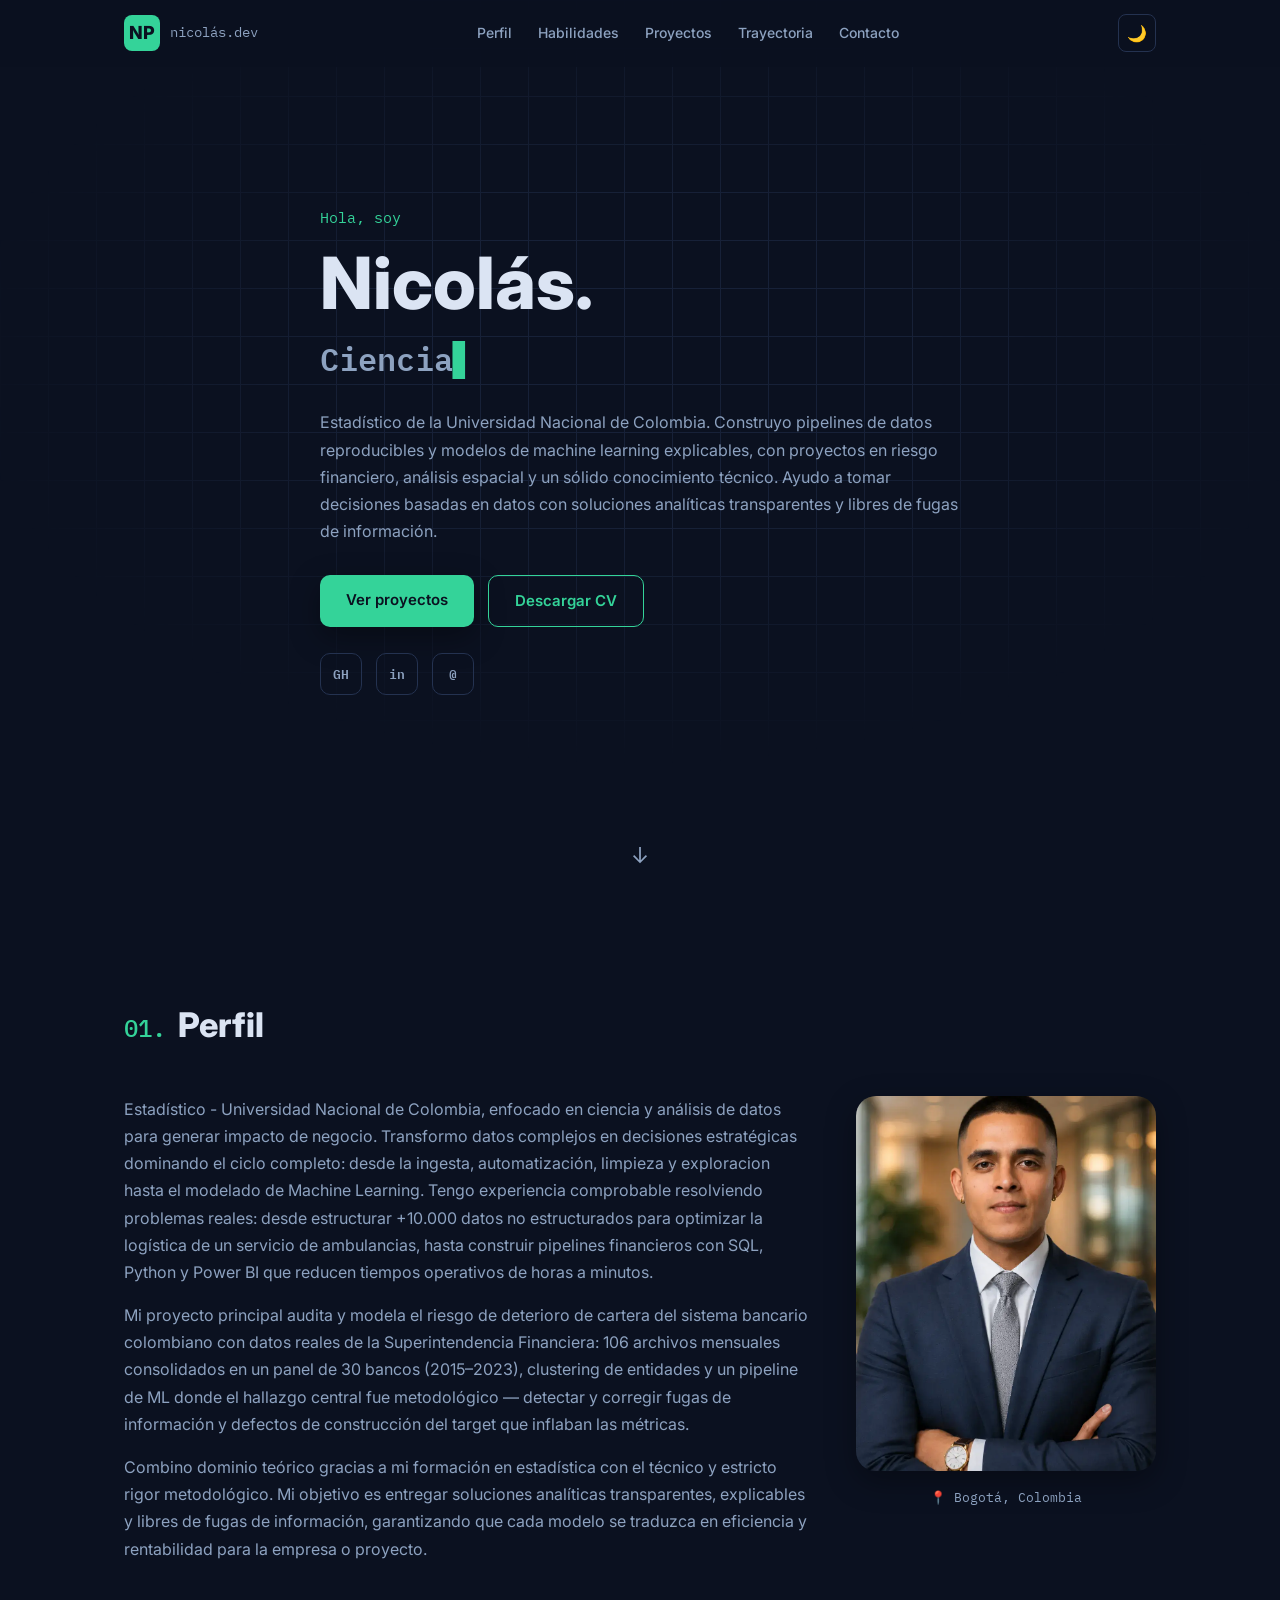
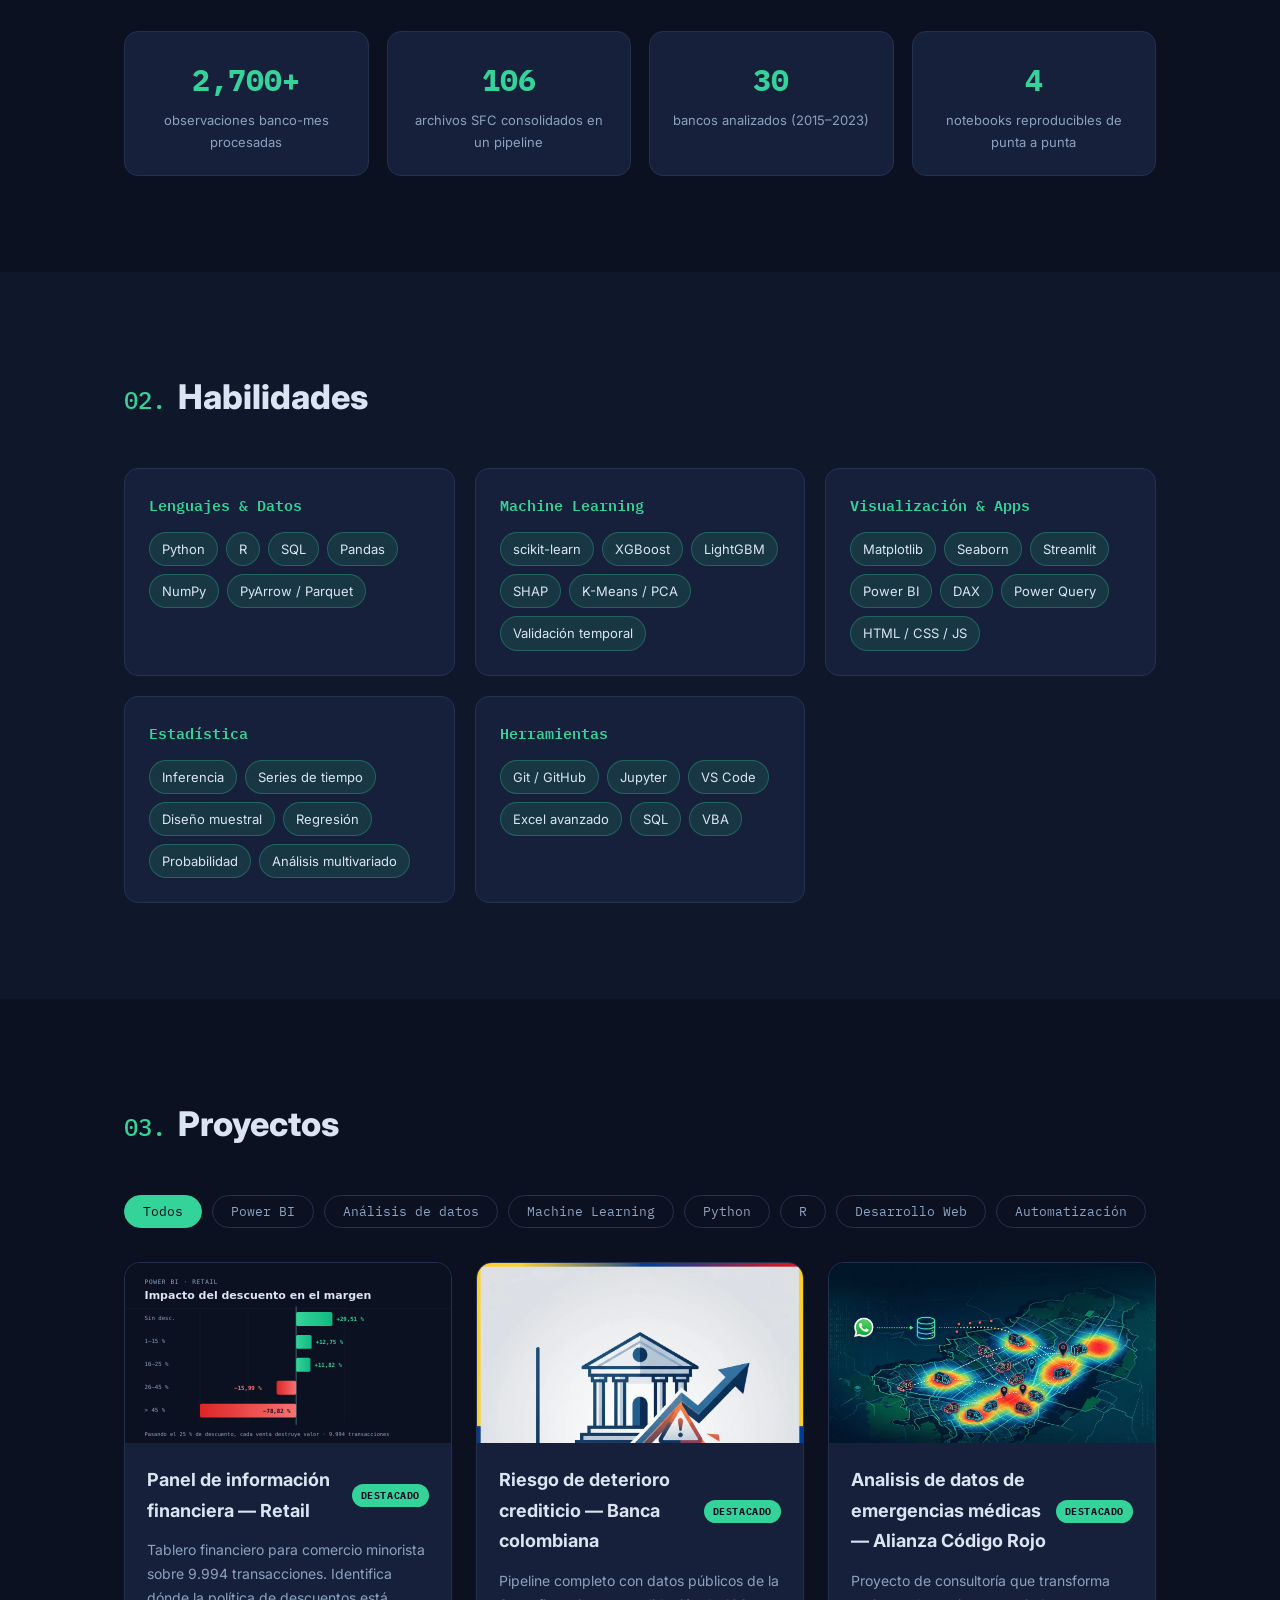
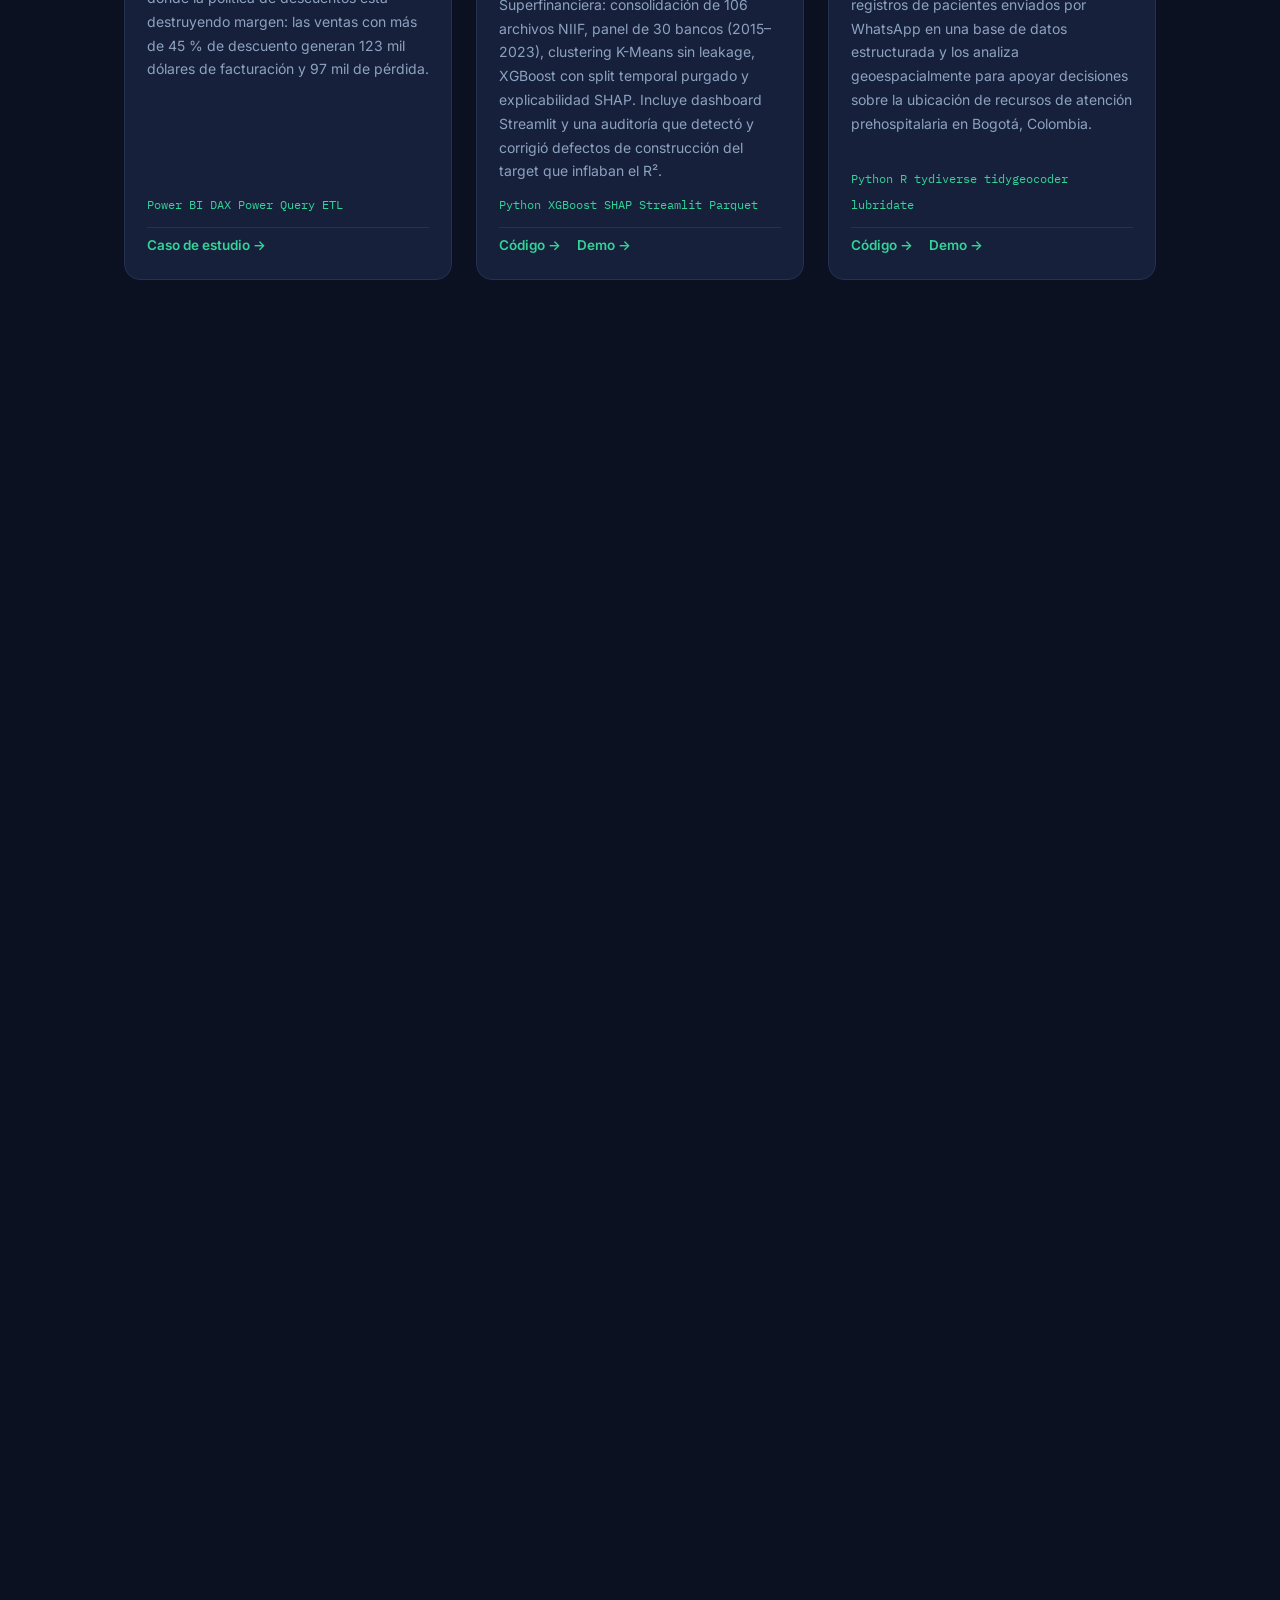
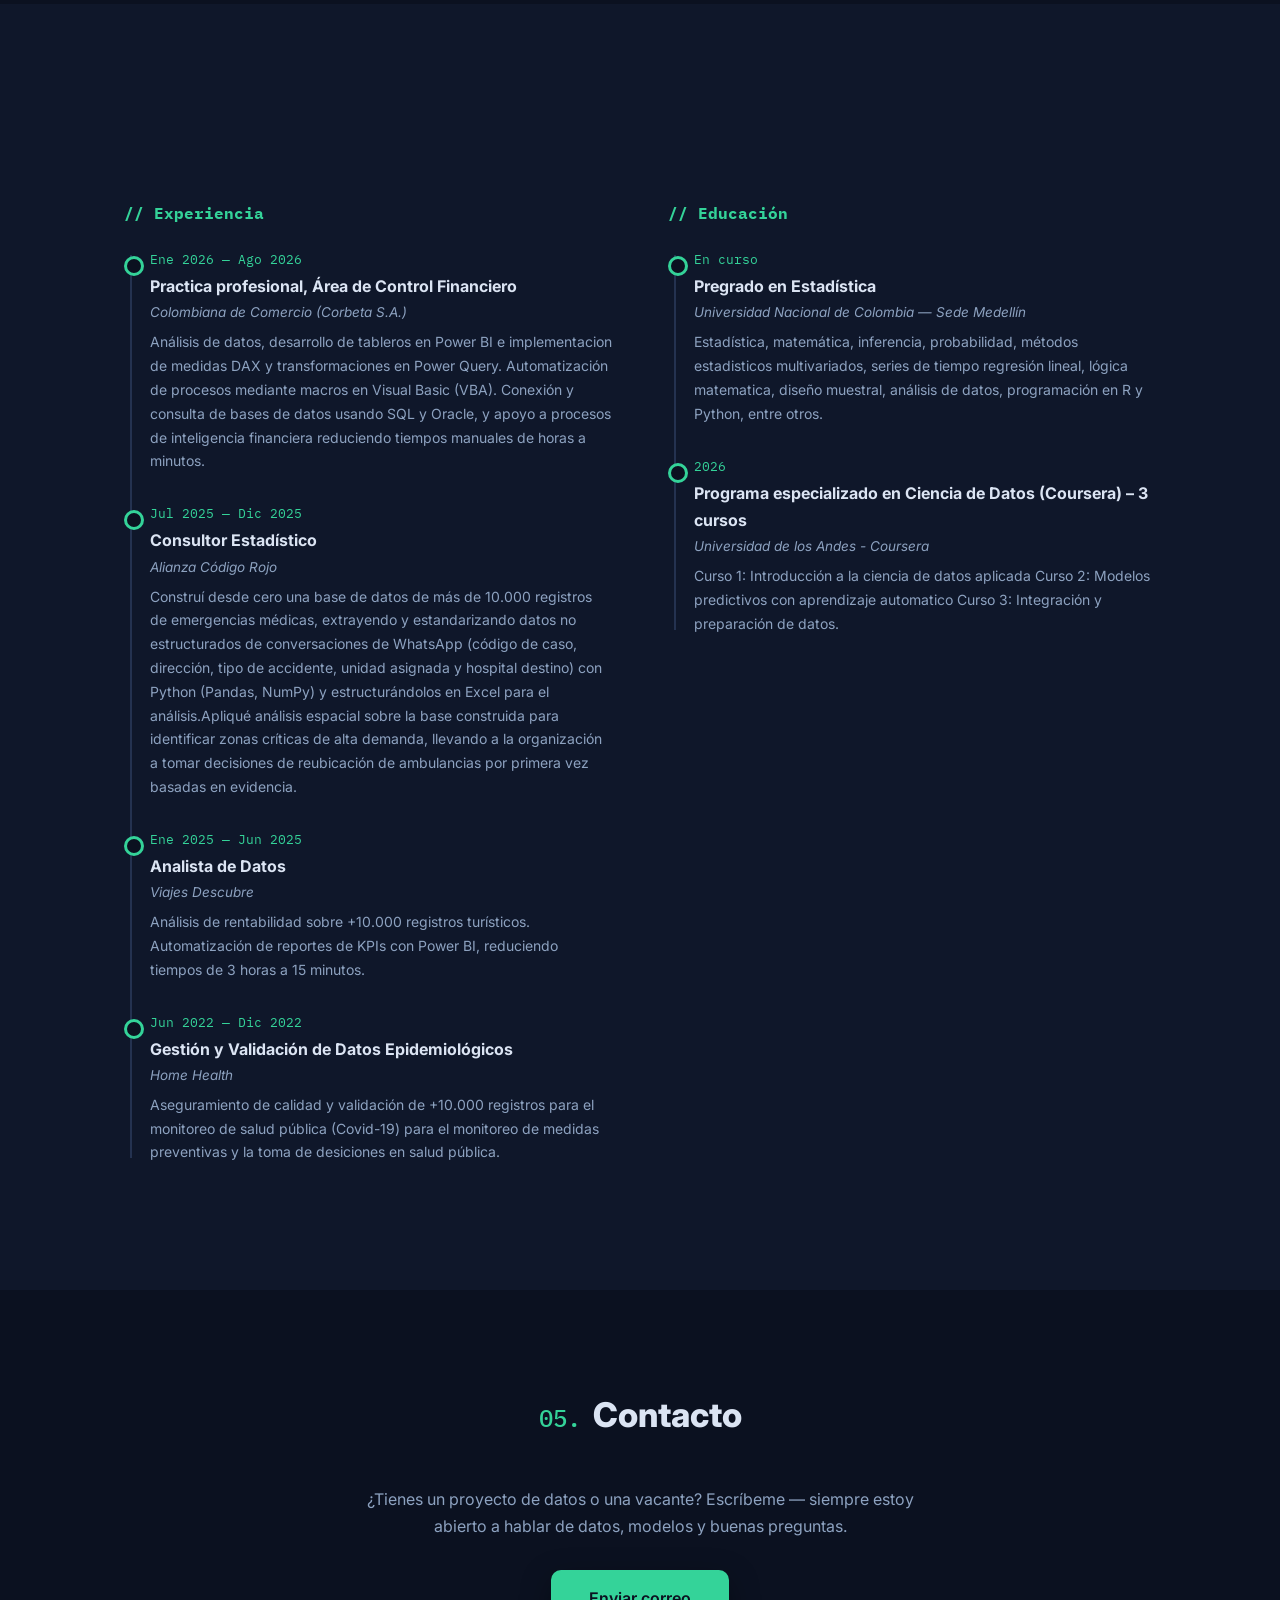
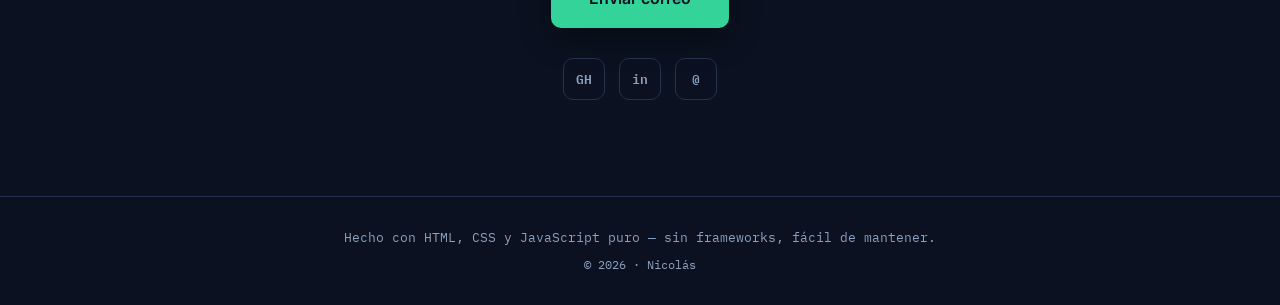
<file: index.html>
<!DOCTYPE html>
<html lang="es">
<head>  
  <meta charset="UTF-8" />
  <meta name="viewport" content="width=device-width, initial-scale=1.0" />
  <title>Portafolio · Científico de Datos</title>
  <meta name="description" content="Portafolio de ciencia de datos: machine learning, estadística y riesgo financiero." />

  <!-- Tipografías -->
  <link rel="preconnect" href="https://fonts.googleapis.com" />
  <link rel="preconnect" href="https://fonts.gstatic.com" crossorigin />
  <link href="https://fonts.googleapis.com/css2?family=Inter:wght@400;500;600;700;800&family=IBM+Plex+Mono:wght@400;500;600&display=swap" rel="stylesheet" />

  <link rel="stylesheet" href="css/styles.css" />
  <link rel="icon" href="data:image/svg+xml,<svg xmlns='http://www.w3.org/2000/svg' viewBox='0 0 100 100'><text y='80' font-size='80'>📊</text></svg>" />
</head>
<body>

  <!-- ════════ NAVBAR ════════ -->
  <header class="navbar" id="navbar">
    <nav class="navbar-inner">
      <a href="#inicio" class="logo">
        <span class="logo-mark" id="logo-iniciales">N</span>
        <span class="logo-text mono" id="logo-nombre">portafolio</span>
      </a>
      <ul class="nav-links" id="nav-links">
        <li><a href="#perfil">Perfil</a></li>
        <li><a href="#habilidades">Habilidades</a></li>
        <li><a href="#proyectos">Proyectos</a></li>
        <li><a href="#trayectoria">Trayectoria</a></li>
        <li><a href="#contacto">Contacto</a></li>
      </ul>
      <div class="nav-actions">
        <button id="theme-toggle" class="icon-btn" title="Cambiar tema" aria-label="Cambiar tema">🌙</button>
        <button id="menu-toggle" class="icon-btn menu-btn" aria-label="Abrir menú">☰</button>
      </div>
    </nav>
  </header>

  <main>
    <!-- ════════ HERO ════════ -->
    <section class="hero" id="inicio">
      <div class="hero-grid-bg" aria-hidden="true"></div>
      <div class="container hero-inner">
        <p class="hero-hello mono reveal">Hola, soy</p>
        <h1 class="hero-nombre reveal" id="hero-nombre">—</h1>
        <h2 class="hero-typed reveal">
          <span class="mono" id="typed"></span><span class="cursor" aria-hidden="true">▌</span>
        </h2>
        <p class="hero-resumen reveal" id="hero-resumen"></p>
        <div class="hero-cta reveal">
          <a href="#proyectos" class="btn btn-primario">Ver proyectos</a>
          <a href="#" id="btn-cv" class="btn btn-secundario" download>Descargar CV</a>
        </div>
        <div class="hero-redes reveal" id="hero-redes"></div>
      </div>
      <a href="#perfil" class="scroll-hint" aria-label="Bajar">↓</a>
    </section>

    <!-- ════════ PERFIL ════════ -->
    <section class="seccion" id="perfil">
      <div class="container">
        <h2 class="seccion-titulo reveal"><span class="mono num">01.</span> Perfil</h2>
        <div class="perfil-grid">
          <div class="perfil-texto reveal" id="sobre-mi"></div>
          <aside class="perfil-aside reveal">
            <div class="avatar" id="avatar">N</div>
            <p class="ubicacion mono" id="ubicacion">📍 —</p>
          </aside>
        </div>
        <div class="stats-grid" id="datos-rapidos"></div>
      </div>
    </section>

    <!-- ════════ HABILIDADES ════════ -->
    <section class="seccion seccion-alt" id="habilidades">
      <div class="container">
        <h2 class="seccion-titulo reveal"><span class="mono num">02.</span> Habilidades</h2>
        <div class="skills-grid" id="skills"></div>
      </div>
    </section>

    <!-- ════════ PROYECTOS ════════ -->
    <section class="seccion" id="proyectos">
      <div class="container">
        <h2 class="seccion-titulo reveal"><span class="mono num">03.</span> Proyectos</h2>
        <div class="filtros reveal" id="filtros"></div>
        <div class="proyectos-grid" id="lista-proyectos"></div>
      </div>
    </section>

    <!-- ════════ TRAYECTORIA ════════ -->
    <section class="seccion seccion-alt" id="trayectoria">
      <div class="container">
        <h2 class="seccion-titulo reveal"><span class="mono num">04.</span> Trayectoria</h2>
        <div class="trayectoria-grid">
          <div class="reveal">
            <h3 class="sub-titulo mono">// Experiencia</h3>
            <div class="timeline" id="experiencia"></div>
          </div>
          <div class="reveal">
            <h3 class="sub-titulo mono">// Educación</h3>
            <div class="timeline" id="educacion"></div>
          </div>
        </div>
      </div>
    </section>

    <!-- ════════ CONTACTO ════════ -->
    <section class="seccion" id="contacto">
      <div class="container contacto-inner reveal">
        <h2 class="seccion-titulo centrado"><span class="mono num">05.</span> Contacto</h2>
        <p class="contacto-texto">
          ¿Tienes un proyecto de datos o una vacante? Escríbeme — siempre estoy
          abierto a hablar de datos, modelos y buenas preguntas.
        </p>
        <a href="#" id="btn-email" class="btn btn-primario btn-grande">Enviar correo</a>
        <div class="hero-redes" id="contacto-redes"></div>
      </div>
    </section>
  </main>

  <footer class="footer">
    <p class="mono" id="footer-texto"></p>
    <p class="mono footer-anio">© <span id="anio"></span> · <span id="footer-nombre"></span></p>
  </footer>

  <button id="volver-arriba" class="volver-arriba" aria-label="Volver arriba" title="Volver arriba">↑</button>

  <!-- El contenido vive en data.js; main.js solo lo pinta -->
  <script src="js/data.js"></script>
  <script src="js/main.js"></script>
</body>
</html>
</file>
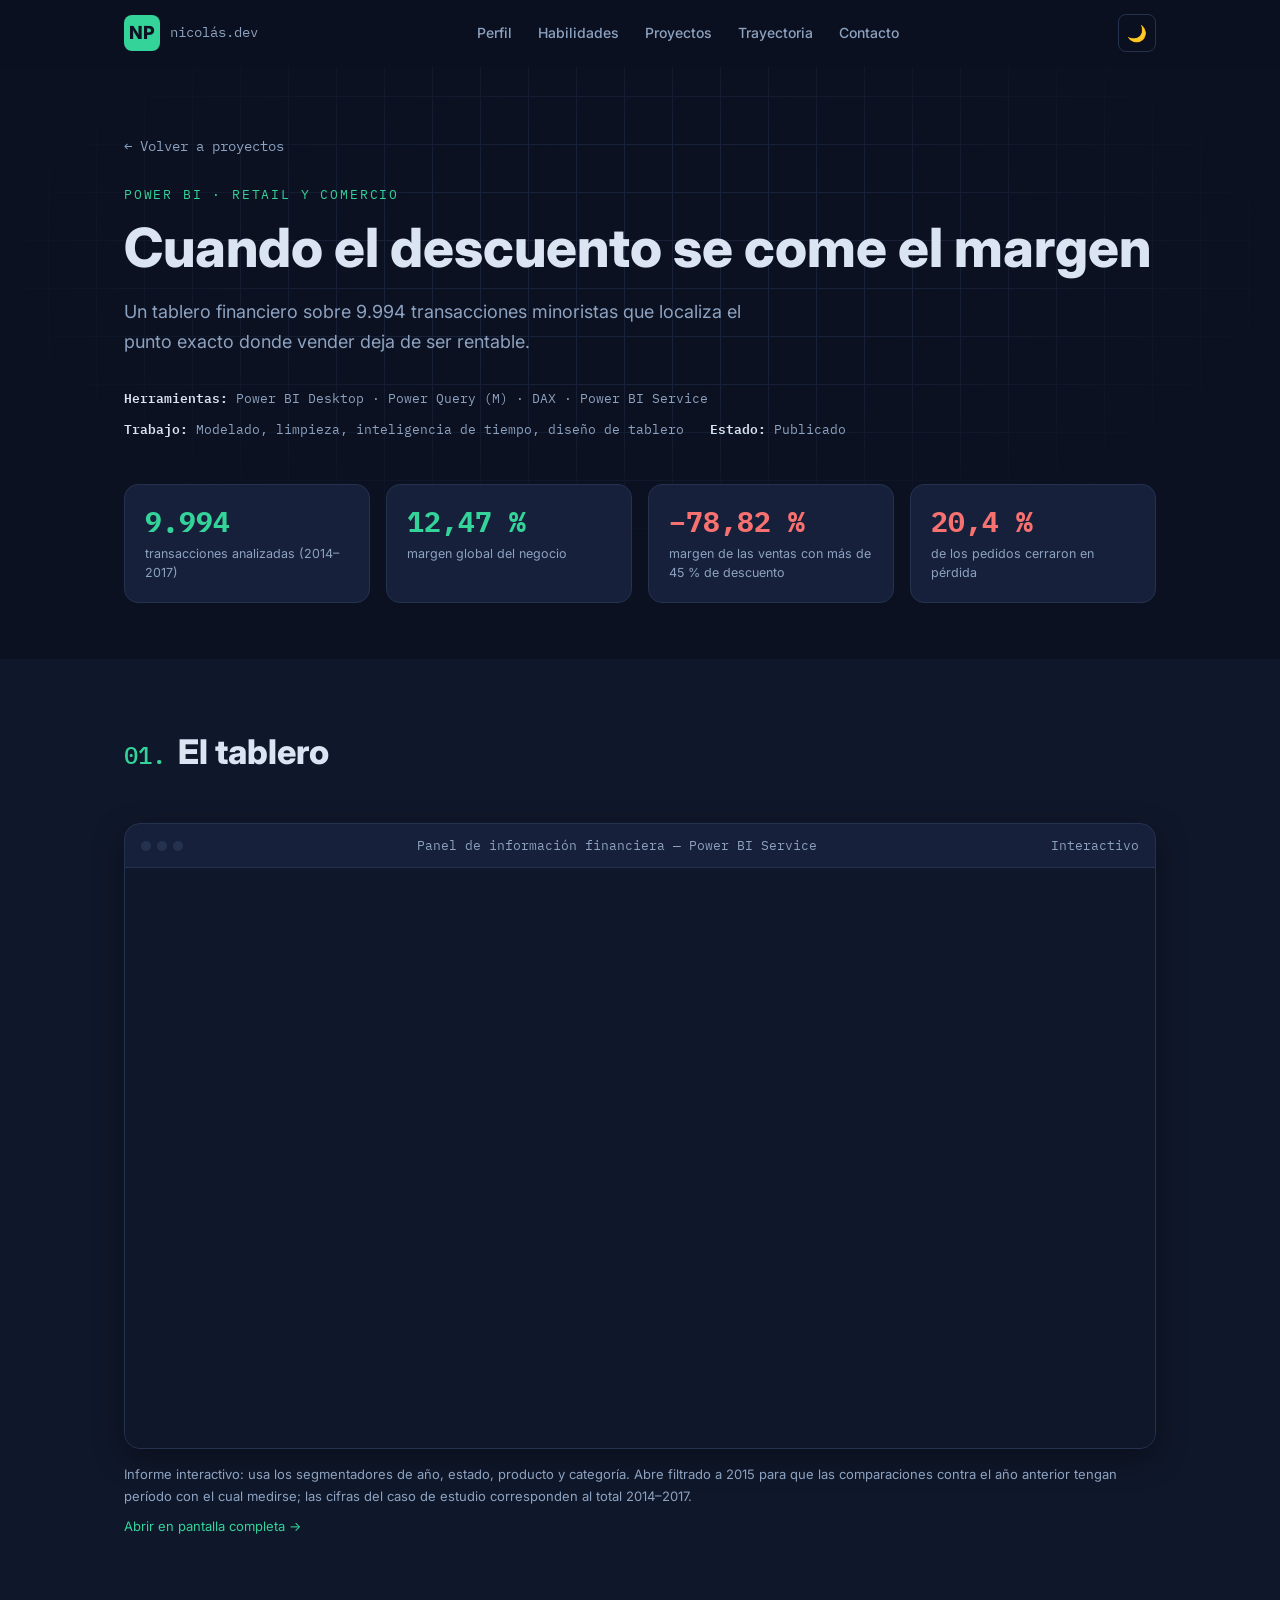
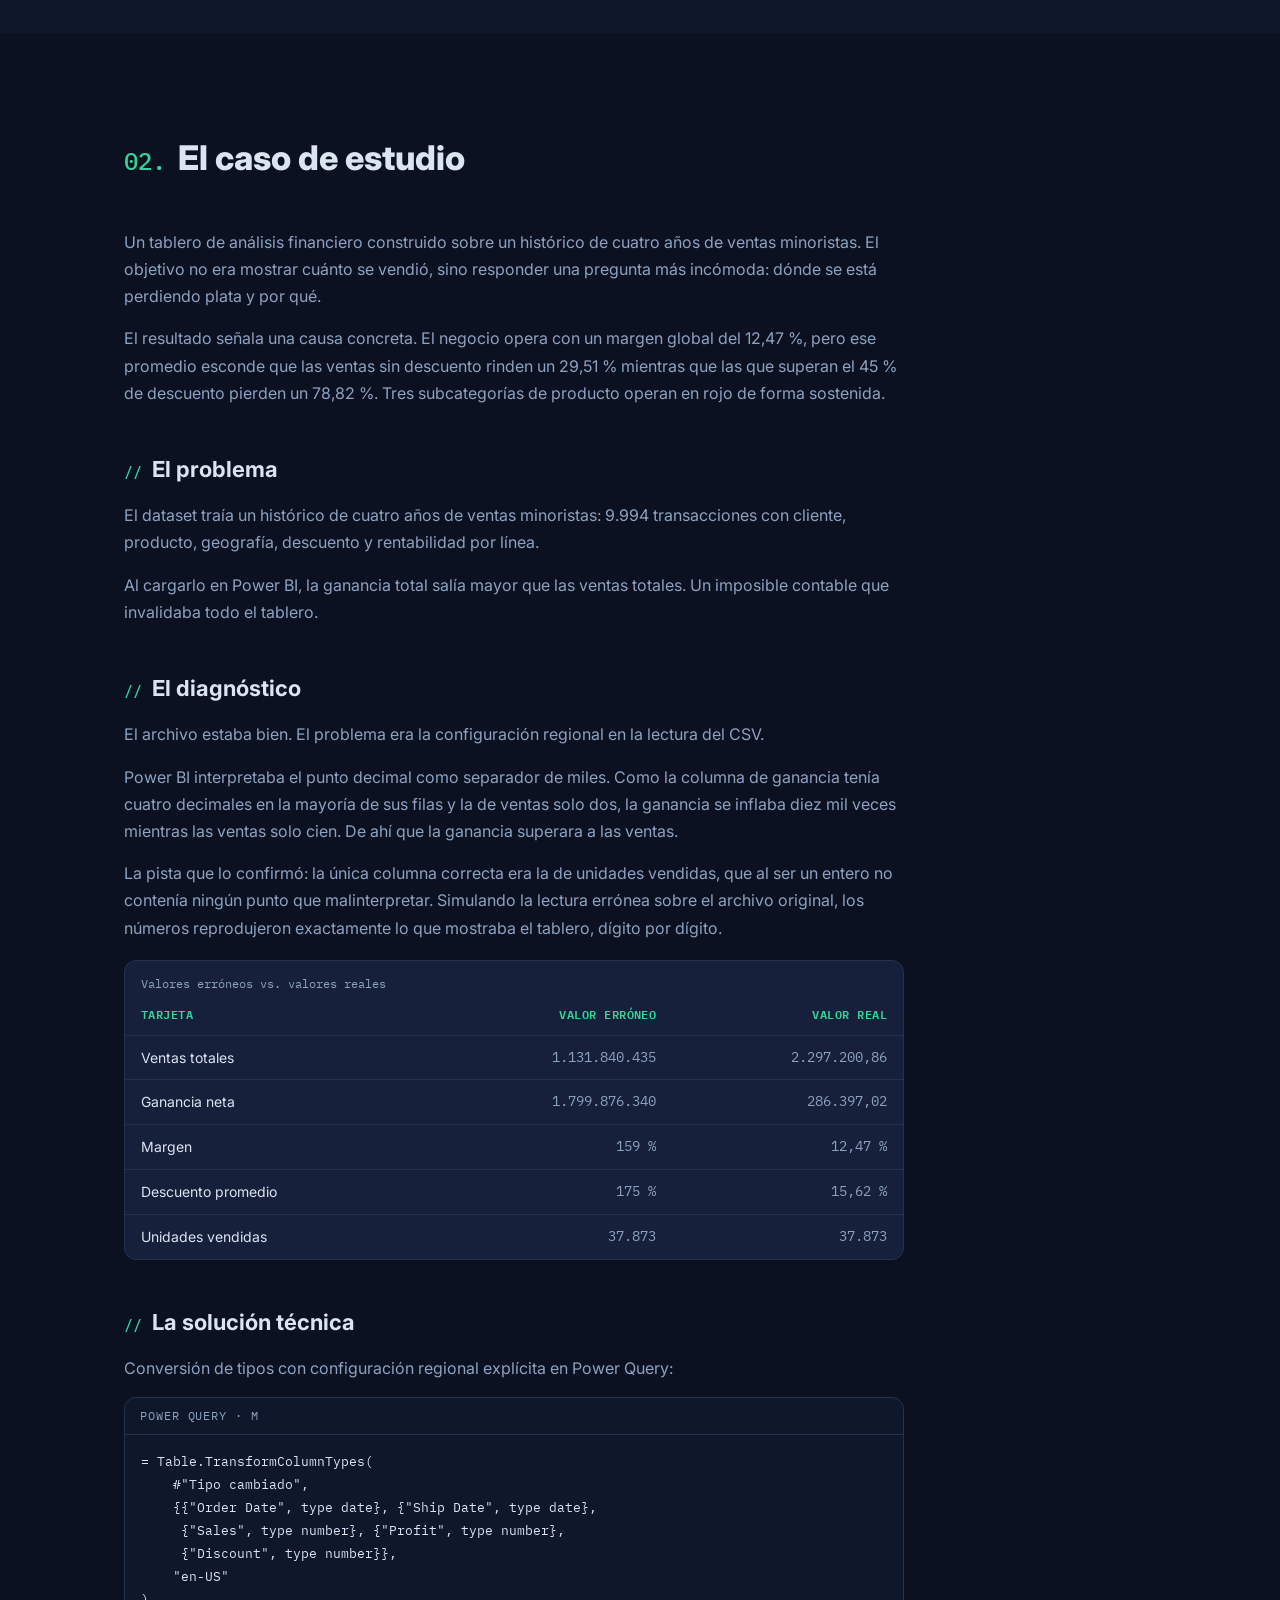
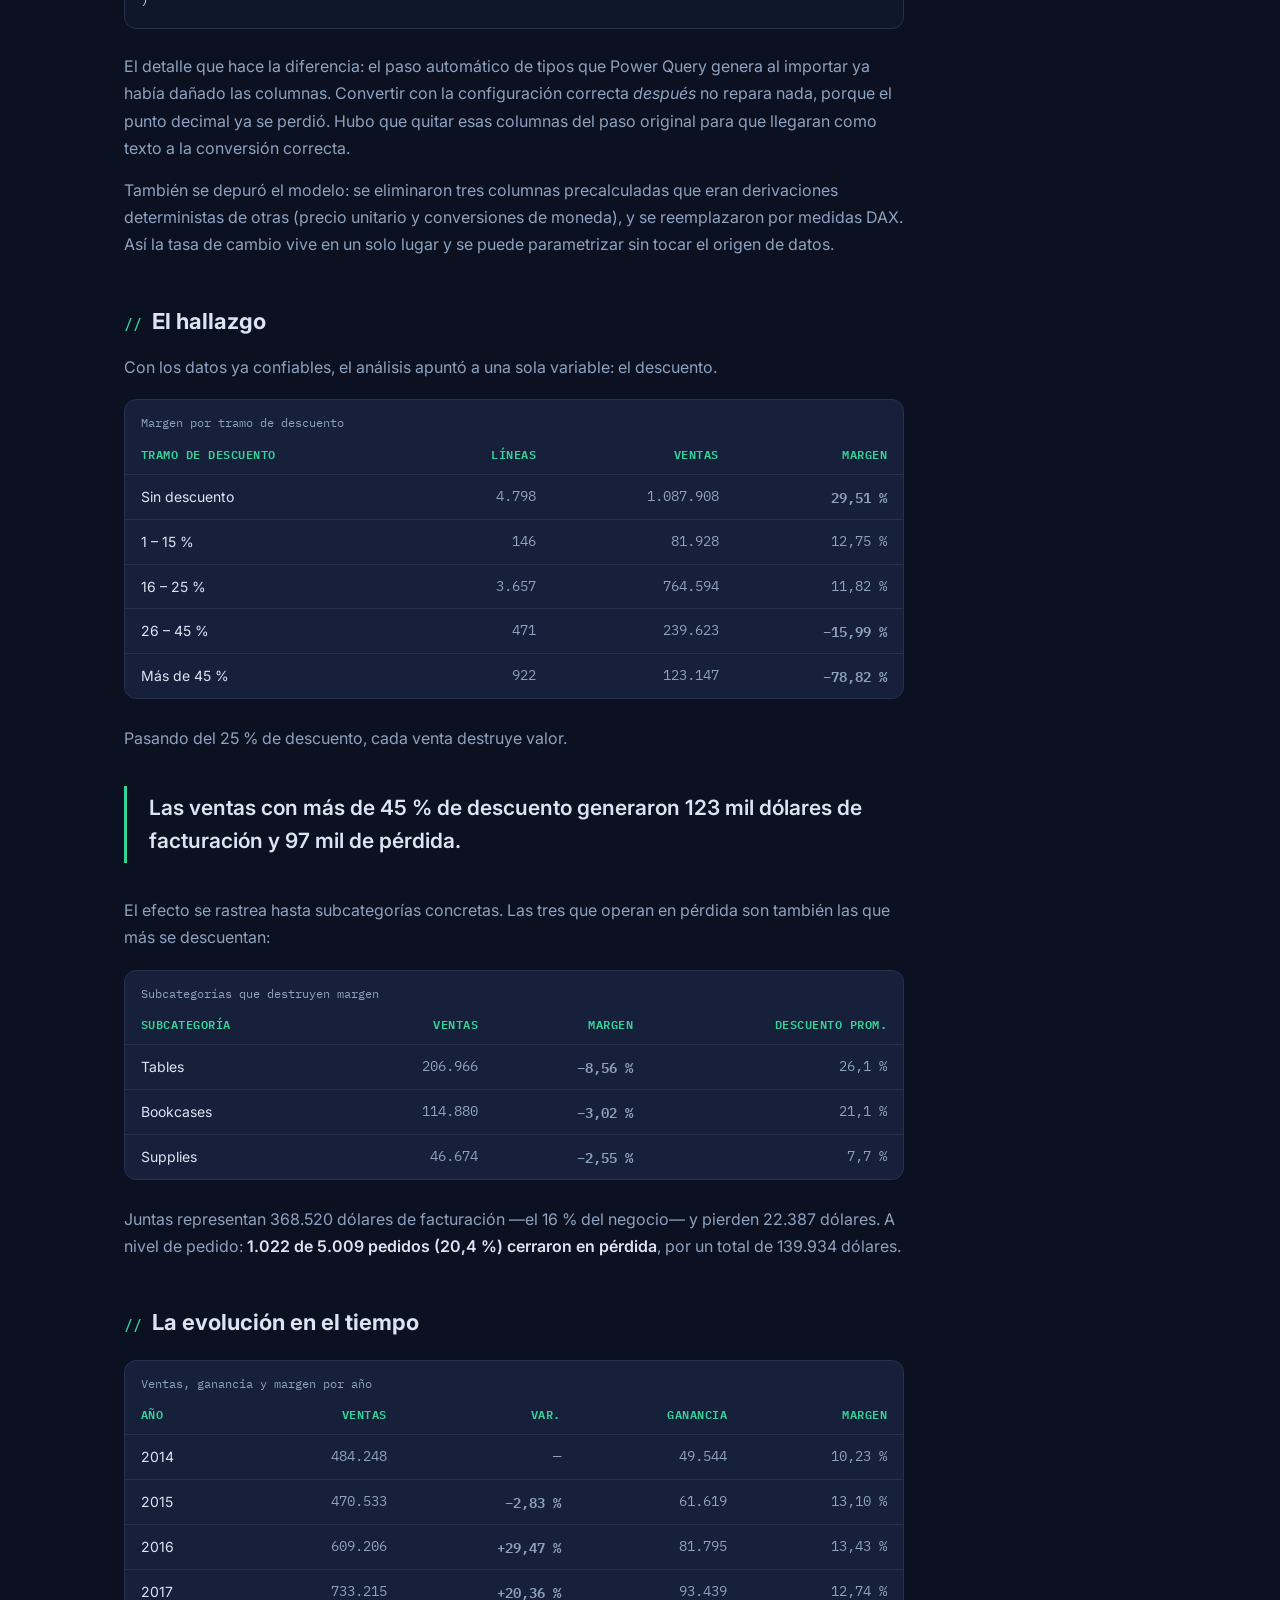
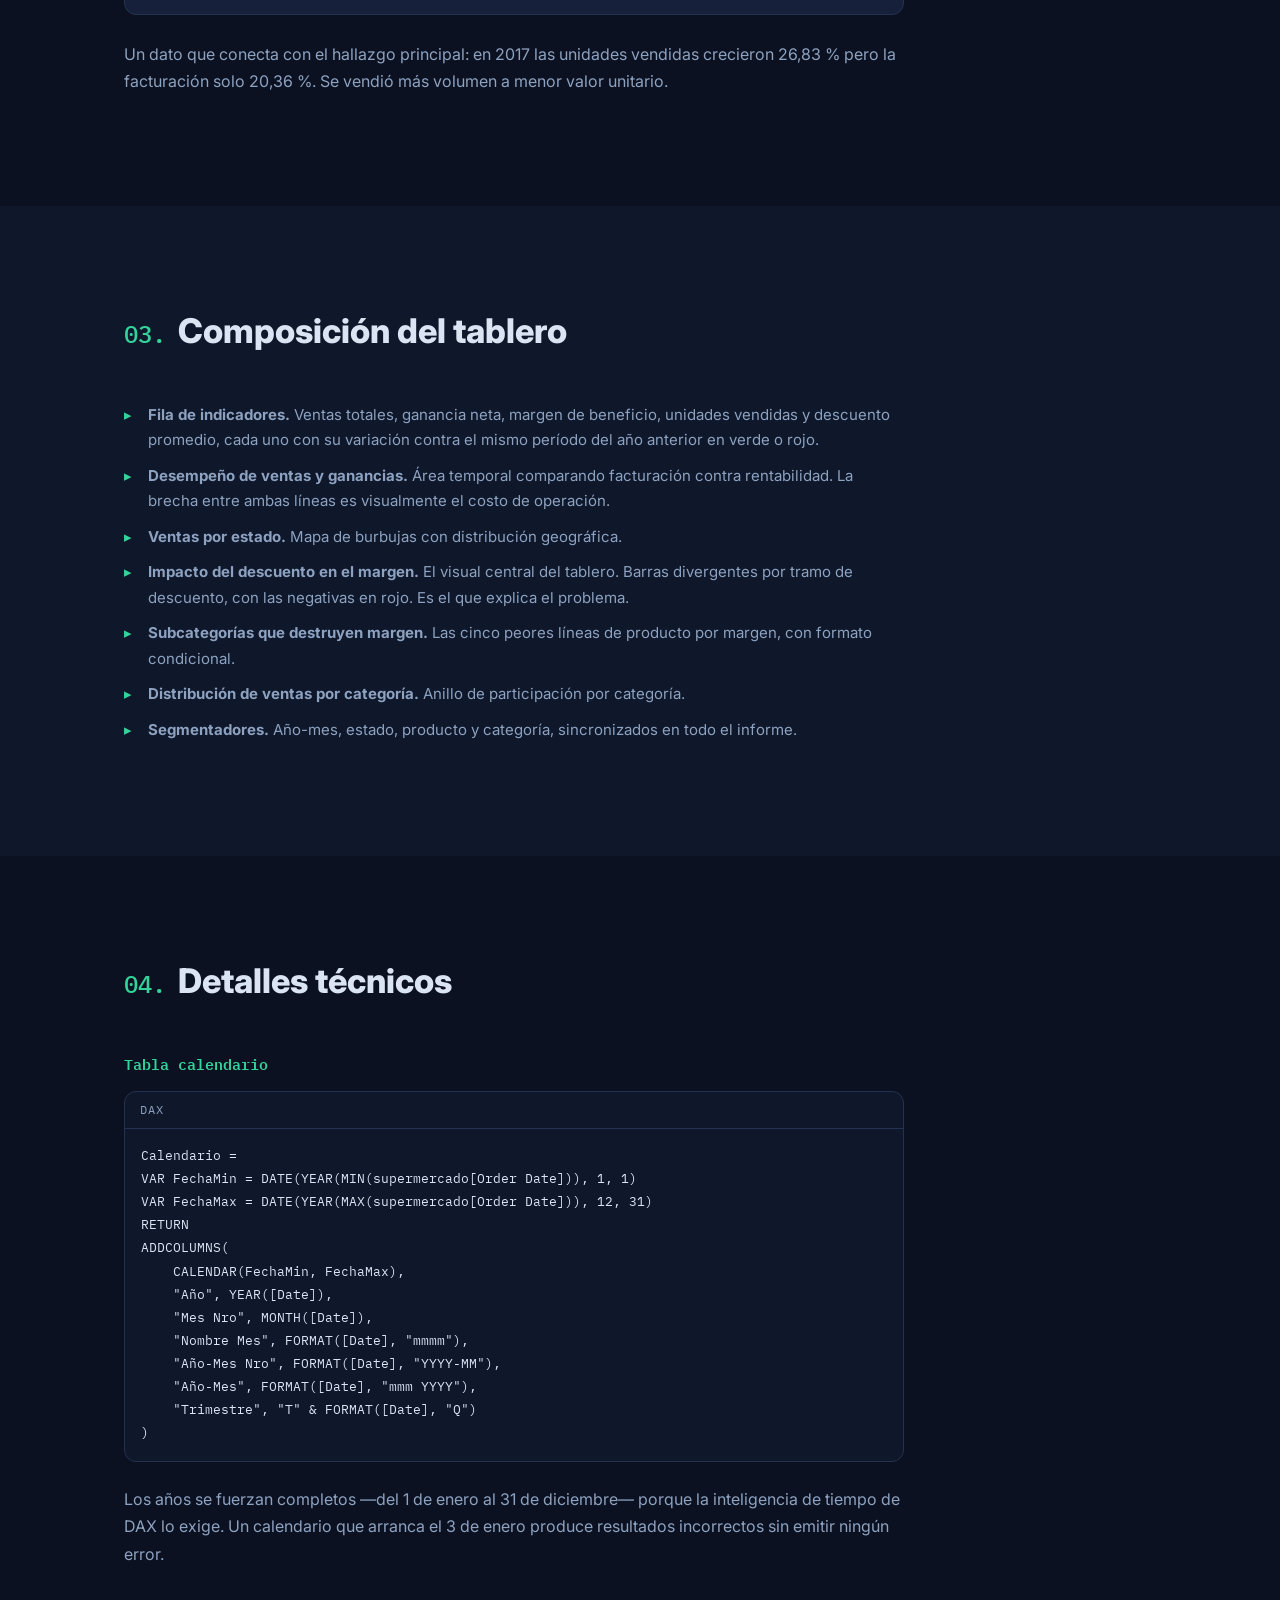
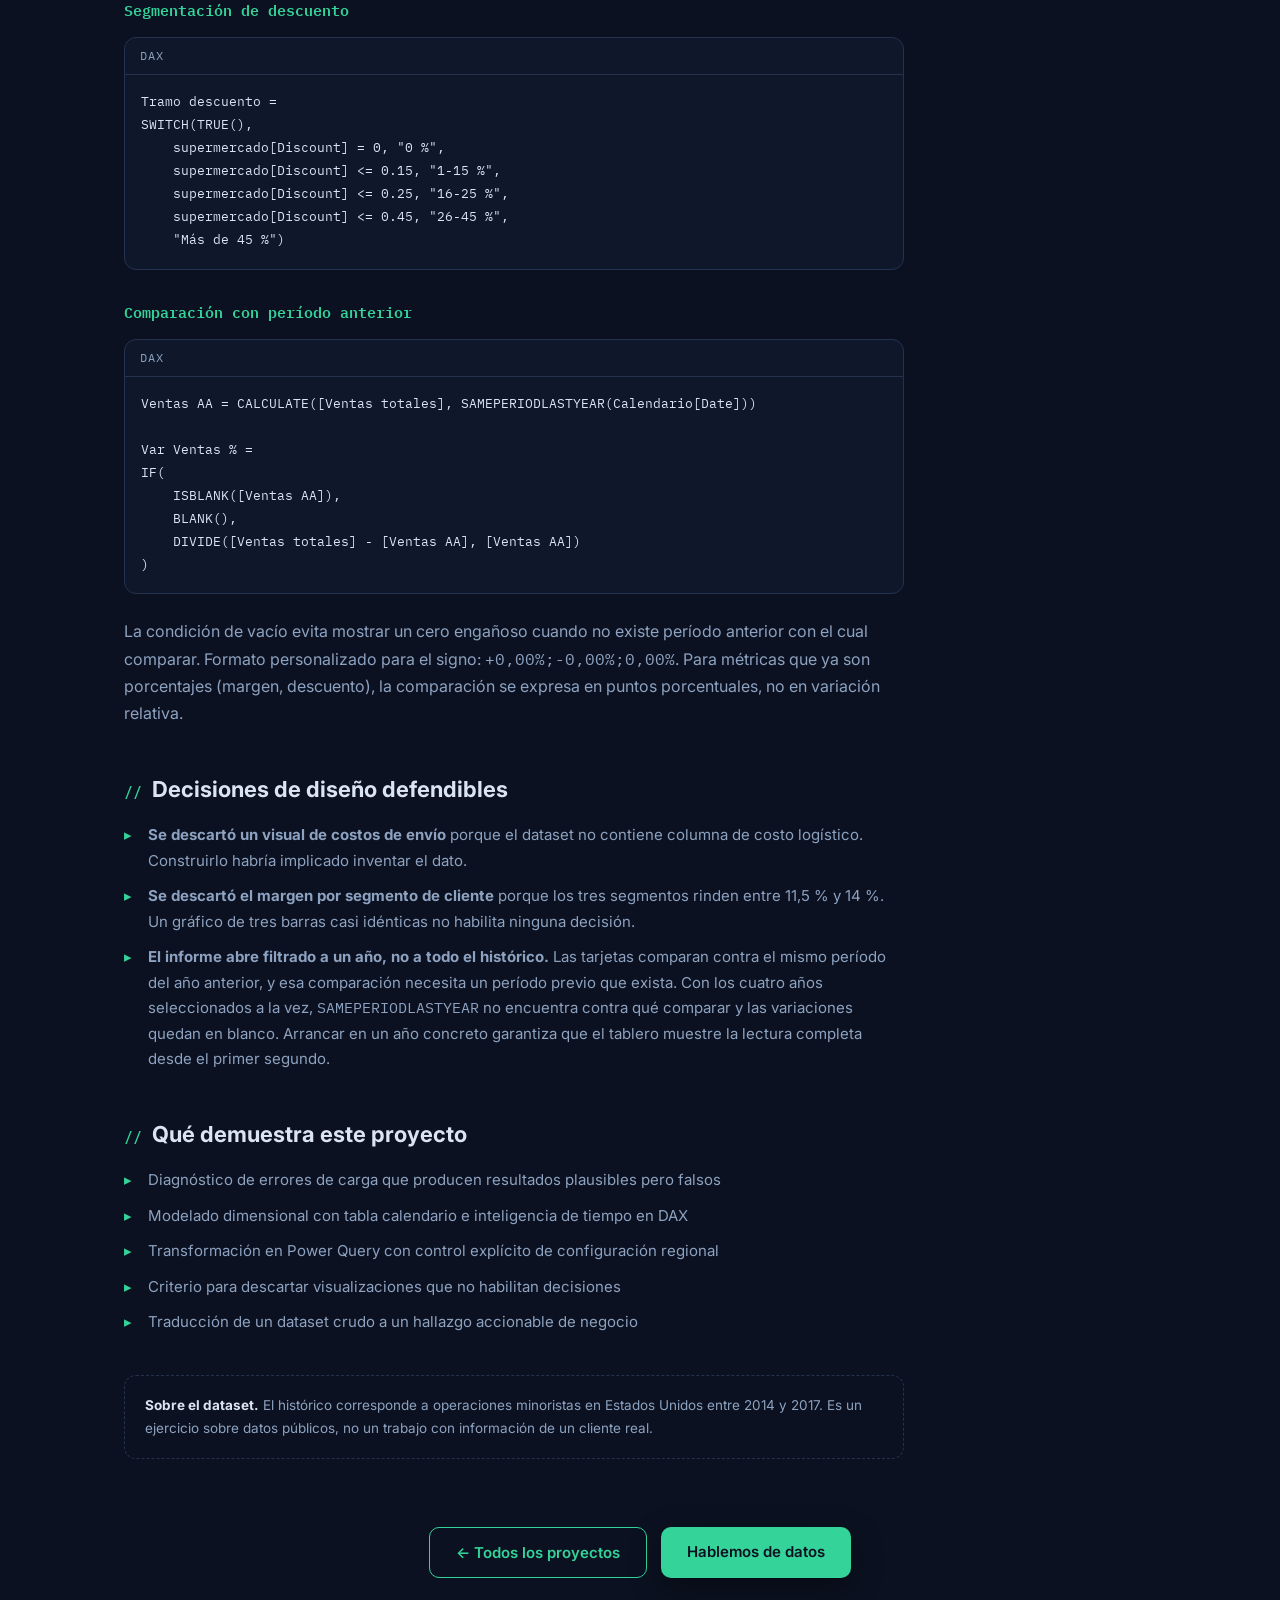
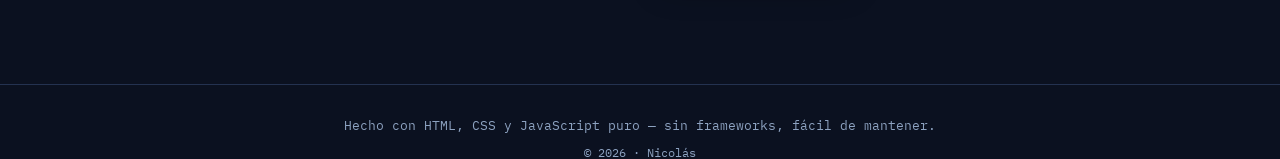
<file: proyecto-tablero-retail.html>
<!DOCTYPE html>
<html lang="es">
<head>
  <meta charset="UTF-8" />
  <meta name="viewport" content="width=device-width, initial-scale=1.0" />
  <title>Panel de información financiera · Power BI</title>
  <meta name="description" content="Tablero financiero en Power BI sobre 9.994 transacciones minoristas: dónde el descuento deja de ser rentable." />

  <link rel="preconnect" href="https://fonts.googleapis.com" />
  <link rel="preconnect" href="https://fonts.gstatic.com" crossorigin />
  <link href="https://fonts.googleapis.com/css2?family=Inter:wght@400;500;600;700;800&family=IBM+Plex+Mono:wght@400;500;600&display=swap" rel="stylesheet" />

  <link rel="stylesheet" href="css/styles.css" />
  <link rel="stylesheet" href="css/proyecto.css" />
  <link rel="icon" href="data:image/svg+xml,<svg xmlns='http://www.w3.org/2000/svg' viewBox='0 0 100 100'><text y='80' font-size='80'>📊</text></svg>" />
</head>
<body>

  <!-- ════════ NAVBAR ════════ -->
  <header class="navbar" id="navbar">
    <nav class="navbar-inner">
      <a href="index.html#inicio" class="logo">
        <span class="logo-mark" id="logo-iniciales">N</span>
        <span class="logo-text mono" id="logo-nombre">portafolio</span>
      </a>
      <ul class="nav-links" id="nav-links">
        <li><a href="index.html#perfil">Perfil</a></li>
        <li><a href="index.html#habilidades">Habilidades</a></li>
        <li><a href="index.html#proyectos">Proyectos</a></li>
        <li><a href="index.html#trayectoria">Trayectoria</a></li>
        <li><a href="index.html#contacto">Contacto</a></li>
      </ul>
      <div class="nav-actions">
        <button id="theme-toggle" class="icon-btn" title="Cambiar tema" aria-label="Cambiar tema">🌙</button>
        <button id="menu-toggle" class="icon-btn menu-btn" aria-label="Abrir menú">☰</button>
      </div>
    </nav>
  </header>

  <main>
    <!-- ════════ CABECERA DEL CASO ════════ -->
    <section class="caso-hero">
      <div class="hero-grid-bg" aria-hidden="true"></div>
      <div class="container">
        <a href="index.html#proyectos" class="volver-link reveal">← Volver a proyectos</a>
        <p class="caso-eyebrow reveal">POWER BI · RETAIL Y COMERCIO</p>
        <h1 class="caso-titulo reveal">Cuando el descuento se come el margen</h1>
        <p class="caso-bajada reveal">
          Un tablero financiero sobre 9.994 transacciones minoristas que localiza el punto
          exacto donde vender deja de ser rentable.
        </p>

        <div class="caso-meta reveal">
          <span><b>Herramientas:</b> Power BI Desktop · Power Query (M) · DAX · Power BI Service</span>
          <span><b>Trabajo:</b> Modelado, limpieza, inteligencia de tiempo, diseño de tablero</span>
          <span><b>Estado:</b> Publicado</span>
        </div>

        <div class="kpi-grid reveal">
          <div class="kpi">
            <div class="kpi-num">9.994</div>
            <div class="kpi-texto">transacciones analizadas (2014–2017)</div>
          </div>
          <div class="kpi">
            <div class="kpi-num">12,47 %</div>
            <div class="kpi-texto">margen global del negocio</div>
          </div>
          <div class="kpi">
            <div class="kpi-num negativo">−78,82 %</div>
            <div class="kpi-texto">margen de las ventas con más de 45 % de descuento</div>
          </div>
          <div class="kpi">
            <div class="kpi-num negativo">20,4 %</div>
            <div class="kpi-texto">de los pedidos cerraron en pérdida</div>
          </div>
        </div>
      </div>
    </section>

    <!-- ════════ TABLERO INCRUSTADO ════════ -->
    <section class="seccion seccion-alt" id="tablero" style="padding-top: 64px;">
      <div class="container">
        <h2 class="seccion-titulo reveal"><span class="mono num">01.</span> El tablero</h2>

        <div class="tablero-marco reveal">
          <div class="tablero-barra">
            <span class="puntos" aria-hidden="true"><i></i><i></i><i></i></span>
            <span>Panel de información financiera — Power BI Service</span>
            <span class="mono">Interactivo</span>
          </div>
          <div class="tablero-embed" id="tablero-embed">
            <!-- El iframe se inyecta desde el script del pie usando TABLERO_URL -->
          </div>
        </div>

        <p class="tablero-nota reveal">
          <span>Informe interactivo: usa los segmentadores de año, estado, producto y categoría.
          Abre filtrado a 2015 para que las comparaciones contra el año anterior tengan período
          con el cual medirse; las cifras del caso de estudio corresponden al total 2014–2017.</span>
          <a id="tablero-link" href="#" target="_blank" rel="noopener">Abrir en pantalla completa →</a>
        </p>
      </div>
    </section>

    <!-- ════════ CASO DE ESTUDIO ════════ -->
    <section class="seccion" id="caso">
      <div class="container">
        <h2 class="seccion-titulo reveal"><span class="mono num">02.</span> El caso de estudio</h2>

        <div class="caso-cuerpo">
          <p class="reveal">
            Un tablero de análisis financiero construido sobre un histórico de cuatro años de
            ventas minoristas. El objetivo no era mostrar cuánto se vendió, sino responder una
            pregunta más incómoda: dónde se está perdiendo plata y por qué.
          </p>
          <p class="reveal">
            El resultado señala una causa concreta. El negocio opera con un margen global del
            12,47 %, pero ese promedio esconde que las ventas sin descuento rinden un 29,51 %
            mientras que las que superan el 45 % de descuento pierden un 78,82 %. Tres
            subcategorías de producto operan en rojo de forma sostenida.
          </p>

          <h3 class="reveal">El problema</h3>
          <p class="reveal">
            El dataset traía un histórico de cuatro años de ventas minoristas: 9.994 transacciones
            con cliente, producto, geografía, descuento y rentabilidad por línea.
          </p>
          <p class="reveal">
            Al cargarlo en Power BI, la ganancia total salía mayor que las ventas totales. Un
            imposible contable que invalidaba todo el tablero.
          </p>

          <h3 class="reveal">El diagnóstico</h3>
          <p class="reveal">
            El archivo estaba bien. El problema era la configuración regional en la lectura del CSV.
          </p>
          <p class="reveal">
            Power BI interpretaba el punto decimal como separador de miles. Como la columna de
            ganancia tenía cuatro decimales en la mayoría de sus filas y la de ventas solo dos, la
            ganancia se inflaba diez mil veces mientras las ventas solo cien. De ahí que la ganancia
            superara a las ventas.
          </p>
          <p class="reveal">
            La pista que lo confirmó: la única columna correcta era la de unidades vendidas, que al
            ser un entero no contenía ningún punto que malinterpretar. Simulando la lectura errónea
            sobre el archivo original, los números reprodujeron exactamente lo que mostraba el
            tablero, dígito por dígito.
          </p>

          <div class="tabla-wrap reveal">
            <table class="tabla-datos">
              <caption>Valores erróneos vs. valores reales</caption>
              <thead>
                <tr><th>Tarjeta</th><th class="num">Valor erróneo</th><th class="num">Valor real</th></tr>
              </thead>
              <tbody>
                <tr><td class="dato">Ventas totales</td><td class="num">1.131.840.435</td><td class="num">2.297.200,86</td></tr>
                <tr><td class="dato">Ganancia neta</td><td class="num">1.799.876.340</td><td class="num">286.397,02</td></tr>
                <tr><td class="dato">Margen</td><td class="num">159 %</td><td class="num">12,47 %</td></tr>
                <tr><td class="dato">Descuento promedio</td><td class="num">175 %</td><td class="num">15,62 %</td></tr>
                <tr><td class="dato">Unidades vendidas</td><td class="num">37.873</td><td class="num">37.873</td></tr>
              </tbody>
            </table>
          </div>

          <h3 class="reveal">La solución técnica</h3>
          <p class="reveal">
            Conversión de tipos con configuración regional explícita en Power Query:
          </p>

          <div class="codigo reveal">
            <div class="codigo-cab">Power Query · M</div>
<pre><code>= Table.TransformColumnTypes(
    #"Tipo cambiado",
    {{"Order Date", type date}, {"Ship Date", type date},
     {"Sales", type number}, {"Profit", type number},
     {"Discount", type number}},
    "en-US"
)</code></pre>
          </div>

          <p class="reveal">
            El detalle que hace la diferencia: el paso automático de tipos que Power Query genera al
            importar ya había dañado las columnas. Convertir con la configuración correcta
            <em>después</em> no repara nada, porque el punto decimal ya se perdió. Hubo que quitar
            esas columnas del paso original para que llegaran como texto a la conversión correcta.
          </p>
          <p class="reveal">
            También se depuró el modelo: se eliminaron tres columnas precalculadas que eran
            derivaciones deterministas de otras (precio unitario y conversiones de moneda), y se
            reemplazaron por medidas DAX. Así la tasa de cambio vive en un solo lugar y se puede
            parametrizar sin tocar el origen de datos.
          </p>

          <h3 class="reveal">El hallazgo</h3>
          <p class="reveal">
            Con los datos ya confiables, el análisis apuntó a una sola variable: el descuento.
          </p>

          <div class="tabla-wrap reveal">
            <table class="tabla-datos">
              <caption>Margen por tramo de descuento</caption>
              <thead>
                <tr><th>Tramo de descuento</th><th class="num">Líneas</th><th class="num">Ventas</th><th class="num">Margen</th></tr>
              </thead>
              <tbody>
                <tr><td class="dato">Sin descuento</td><td class="num">4.798</td><td class="num">1.087.908</td><td class="num val-pos">29,51 %</td></tr>
                <tr><td class="dato">1 – 15 %</td><td class="num">146</td><td class="num">81.928</td><td class="num">12,75 %</td></tr>
                <tr><td class="dato">16 – 25 %</td><td class="num">3.657</td><td class="num">764.594</td><td class="num">11,82 %</td></tr>
                <tr><td class="dato">26 – 45 %</td><td class="num">471</td><td class="num">239.623</td><td class="num val-neg">−15,99 %</td></tr>
                <tr><td class="dato">Más de 45 %</td><td class="num">922</td><td class="num">123.147</td><td class="num val-neg">−78,82 %</td></tr>
              </tbody>
            </table>
          </div>

          <p class="reveal">Pasando del 25 % de descuento, cada venta destruye valor.</p>

          <blockquote class="caso-cita reveal">
            Las ventas con más de 45 % de descuento generaron 123 mil dólares de facturación y 97
            mil de pérdida.
          </blockquote>

          <p class="reveal">
            El efecto se rastrea hasta subcategorías concretas. Las tres que operan en pérdida son
            también las que más se descuentan:
          </p>

          <div class="tabla-wrap reveal">
            <table class="tabla-datos">
              <caption>Subcategorías que destruyen margen</caption>
              <thead>
                <tr><th>Subcategoría</th><th class="num">Ventas</th><th class="num">Margen</th><th class="num">Descuento prom.</th></tr>
              </thead>
              <tbody>
                <tr><td class="dato">Tables</td><td class="num">206.966</td><td class="num val-neg">−8,56 %</td><td class="num">26,1 %</td></tr>
                <tr><td class="dato">Bookcases</td><td class="num">114.880</td><td class="num val-neg">−3,02 %</td><td class="num">21,1 %</td></tr>
                <tr><td class="dato">Supplies</td><td class="num">46.674</td><td class="num val-neg">−2,55 %</td><td class="num">7,7 %</td></tr>
              </tbody>
            </table>
          </div>

          <p class="reveal">
            Juntas representan 368.520 dólares de facturación —el 16 % del negocio— y pierden
            22.387 dólares. A nivel de pedido: <strong>1.022 de 5.009 pedidos (20,4 %) cerraron en
            pérdida</strong>, por un total de 139.934 dólares.
          </p>

          <h3 class="reveal">La evolución en el tiempo</h3>

          <div class="tabla-wrap reveal">
            <table class="tabla-datos">
              <caption>Ventas, ganancia y margen por año</caption>
              <thead>
                <tr><th>Año</th><th class="num">Ventas</th><th class="num">Var.</th><th class="num">Ganancia</th><th class="num">Margen</th></tr>
              </thead>
              <tbody>
                <tr><td class="dato">2014</td><td class="num">484.248</td><td class="num">—</td><td class="num">49.544</td><td class="num">10,23 %</td></tr>
                <tr><td class="dato">2015</td><td class="num">470.533</td><td class="num val-neg">−2,83 %</td><td class="num">61.619</td><td class="num">13,10 %</td></tr>
                <tr><td class="dato">2016</td><td class="num">609.206</td><td class="num val-pos">+29,47 %</td><td class="num">81.795</td><td class="num">13,43 %</td></tr>
                <tr><td class="dato">2017</td><td class="num">733.215</td><td class="num val-pos">+20,36 %</td><td class="num">93.439</td><td class="num">12,74 %</td></tr>
              </tbody>
            </table>
          </div>

          <p class="reveal">
            Un dato que conecta con el hallazgo principal: en 2017 las unidades vendidas crecieron
            26,83 % pero la facturación solo 20,36 %. Se vendió más volumen a menor valor unitario.
          </p>
        </div>
      </div>
    </section>

    <!-- ════════ COMPOSICIÓN DEL TABLERO ════════ -->
    <section class="seccion seccion-alt" id="composicion">
      <div class="container">
        <h2 class="seccion-titulo reveal"><span class="mono num">03.</span> Composición del tablero</h2>

        <div class="caso-cuerpo">
          <ul class="caso-lista reveal">
            <li><strong>Fila de indicadores.</strong> Ventas totales, ganancia neta, margen de beneficio, unidades vendidas y descuento promedio, cada uno con su variación contra el mismo período del año anterior en verde o rojo.</li>
            <li><strong>Desempeño de ventas y ganancias.</strong> Área temporal comparando facturación contra rentabilidad. La brecha entre ambas líneas es visualmente el costo de operación.</li>
            <li><strong>Ventas por estado.</strong> Mapa de burbujas con distribución geográfica.</li>
            <li><strong>Impacto del descuento en el margen.</strong> El visual central del tablero. Barras divergentes por tramo de descuento, con las negativas en rojo. Es el que explica el problema.</li>
            <li><strong>Subcategorías que destruyen margen.</strong> Las cinco peores líneas de producto por margen, con formato condicional.</li>
            <li><strong>Distribución de ventas por categoría.</strong> Anillo de participación por categoría.</li>
            <li><strong>Segmentadores.</strong> Año-mes, estado, producto y categoría, sincronizados en todo el informe.</li>
          </ul>
        </div>
      </div>
    </section>

    <!-- ════════ DETALLES TÉCNICOS ════════ -->
    <section class="seccion" id="tecnica">
      <div class="container">
        <h2 class="seccion-titulo reveal"><span class="mono num">04.</span> Detalles técnicos</h2>

        <div class="caso-cuerpo">
          <h4 class="reveal">Tabla calendario</h4>
          <div class="codigo reveal">
            <div class="codigo-cab">DAX</div>
<pre><code>Calendario =
VAR FechaMin = DATE(YEAR(MIN(supermercado[Order Date])), 1, 1)
VAR FechaMax = DATE(YEAR(MAX(supermercado[Order Date])), 12, 31)
RETURN
ADDCOLUMNS(
    CALENDAR(FechaMin, FechaMax),
    "Año", YEAR([Date]),
    "Mes Nro", MONTH([Date]),
    "Nombre Mes", FORMAT([Date], "mmmm"),
    "Año-Mes Nro", FORMAT([Date], "YYYY-MM"),
    "Año-Mes", FORMAT([Date], "mmm YYYY"),
    "Trimestre", "T" &amp; FORMAT([Date], "Q")
)</code></pre>
          </div>
          <p class="reveal">
            Los años se fuerzan completos —del 1 de enero al 31 de diciembre— porque la inteligencia
            de tiempo de DAX lo exige. Un calendario que arranca el 3 de enero produce resultados
            incorrectos sin emitir ningún error.
          </p>

          <h4 class="reveal">Segmentación de descuento</h4>
          <div class="codigo reveal">
            <div class="codigo-cab">DAX</div>
<pre><code>Tramo descuento =
SWITCH(TRUE(),
    supermercado[Discount] = 0, "0 %",
    supermercado[Discount] &lt;= 0.15, "1-15 %",
    supermercado[Discount] &lt;= 0.25, "16-25 %",
    supermercado[Discount] &lt;= 0.45, "26-45 %",
    "Más de 45 %")</code></pre>
          </div>

          <h4 class="reveal">Comparación con período anterior</h4>
          <div class="codigo reveal">
            <div class="codigo-cab">DAX</div>
<pre><code>Ventas AA = CALCULATE([Ventas totales], SAMEPERIODLASTYEAR(Calendario[Date]))

Var Ventas % =
IF(
    ISBLANK([Ventas AA]),
    BLANK(),
    DIVIDE([Ventas totales] - [Ventas AA], [Ventas AA])
)</code></pre>
          </div>
          <p class="reveal">
            La condición de vacío evita mostrar un cero engañoso cuando no existe período anterior
            con el cual comparar. Formato personalizado para el signo:
            <code class="mono">+0,00%;-0,00%;0,00%</code>. Para métricas que ya son porcentajes
            (margen, descuento), la comparación se expresa en puntos porcentuales, no en variación
            relativa.
          </p>

          <h3 class="reveal">Decisiones de diseño defendibles</h3>
          <ul class="caso-lista reveal">
            <li><strong>Se descartó un visual de costos de envío</strong> porque el dataset no contiene columna de costo logístico. Construirlo habría implicado inventar el dato.</li>
            <li><strong>Se descartó el margen por segmento de cliente</strong> porque los tres segmentos rinden entre 11,5 % y 14 %. Un gráfico de tres barras casi idénticas no habilita ninguna decisión.</li>
            <li><strong>El informe abre filtrado a un año, no a todo el histórico.</strong> Las tarjetas comparan contra el mismo período del año anterior, y esa comparación necesita un período previo que exista. Con los cuatro años seleccionados a la vez, <code class="mono">SAMEPERIODLASTYEAR</code> no encuentra contra qué comparar y las variaciones quedan en blanco. Arrancar en un año concreto garantiza que el tablero muestre la lectura completa desde el primer segundo.</li>
          </ul>

          <h3 class="reveal">Qué demuestra este proyecto</h3>
          <ul class="caso-lista reveal">
            <li>Diagnóstico de errores de carga que producen resultados plausibles pero falsos</li>
            <li>Modelado dimensional con tabla calendario e inteligencia de tiempo en DAX</li>
            <li>Transformación en Power Query con control explícito de configuración regional</li>
            <li>Criterio para descartar visualizaciones que no habilitan decisiones</li>
            <li>Traducción de un dataset crudo a un hallazgo accionable de negocio</li>
          </ul>

          <div class="caso-aviso reveal">
            <b>Sobre el dataset.</b> El histórico corresponde a operaciones minoristas en Estados
            Unidos entre 2014 y 2017. Es un ejercicio sobre datos públicos, no un trabajo con
            información de un cliente real.
          </div>
        </div>

        <div class="caso-cierre reveal" style="margin-top: 48px;">
          <a href="index.html#proyectos" class="btn btn-secundario">← Todos los proyectos</a>
          <a href="index.html#contacto" class="btn btn-primario">Hablemos de datos</a>
        </div>
      </div>
    </section>
  </main>

  <footer class="footer">
    <p class="mono">Hecho con HTML, CSS y JavaScript puro — sin frameworks, fácil de mantener.</p>
    <p class="mono footer-anio">© <span id="anio"></span> · <span id="footer-nombre">Nicolás</span></p>
  </footer>

  <button id="volver-arriba" class="volver-arriba" aria-label="Volver arriba" title="Volver arriba">↑</button>

  <script src="js/data.js"></script>
  <script>
  /* ==========================================================================
     ⬇⬇  ÚNICO VALOR QUE HAY QUE EDITAR PARA QUE EL TABLERO SE VEA  ⬇⬇

     Pega aquí la URL que entrega Power BI Service en:
         Archivo → Insertar informe → Publicar en la web (público)
     Es la del atributo src del iframe, con esta forma:
         https://app.powerbi.com/view?r=eyJrIjoi...

     Si se deja vacía, la página muestra un aviso en lugar de un marco roto.
     ========================================================================== */
  const TABLERO_URL = "https://app.powerbi.com/view?r=eyJrIjoiMWM0NmE3OTAtOTU5MC00MTgyLWE2YzMtNzFhOGUxNzlhYzlkIiwidCI6IjUwYTU5NWYyLWQwN2QtNDM3Ni1hY2Y1LWY0NjAyZjJmMDUyNiIsImMiOjR9";

  (function () {
    "use strict";
    const $ = (s) => document.querySelector(s);

    /* ── Identidad tomada de data.js (si está disponible) ─────────────────── */
    if (typeof DATOS !== "undefined") {
      $("#logo-iniciales").textContent = DATOS.iniciales;
      $("#logo-nombre").textContent = DATOS.nombre.toLowerCase() + ".dev";
      $("#footer-nombre").textContent = DATOS.nombre;
    }
    $("#anio").textContent = new Date().getFullYear();

    /* ── Incrustar el informe de Power BI ─────────────────────────────────── */
    const cont = $("#tablero-embed");
    const link = $("#tablero-link");

    if (TABLERO_URL) {
      const iframe = document.createElement("iframe");
      iframe.src = TABLERO_URL;
      iframe.title = "Panel de información financiera — Power BI";
      iframe.loading = "lazy";
      iframe.allowFullscreen = true;
      iframe.setAttribute("frameborder", "0");
      cont.appendChild(iframe);
      link.href = TABLERO_URL;
    } else {
      const aviso = document.createElement("div");
      aviso.className = "tablero-fallback";
      aviso.innerHTML =
        '<img src="assets/tablero-retail.svg" alt="Vista previa del visual de impacto del descuento en el margen" />' +
        '<p class="mono" style="font-size:12.5px">Pega la URL pública del informe en <b>TABLERO_URL</b> ' +
        "(proyecto-tablero-retail.html) para incrustar el tablero interactivo.</p>";
      cont.appendChild(aviso);
      link.style.display = "none";
    }

    /* ── Tema claro / oscuro (comparte preferencia con el resto del sitio) ── */
    const root = document.documentElement;
    const btnTema = $("#theme-toggle");
    function aplicarTema(tema) {
      if (tema === "light") root.setAttribute("data-theme", "light");
      else root.removeAttribute("data-theme");
      btnTema.textContent = tema === "light" ? "☀️" : "🌙";
      localStorage.setItem("tema", tema);
    }
    aplicarTema(localStorage.getItem("tema") || "dark");
    btnTema.addEventListener("click", () =>
      aplicarTema(root.getAttribute("data-theme") === "light" ? "dark" : "light")
    );

    /* ── Menú móvil ───────────────────────────────────────────────────────── */
    const navLinks = $("#nav-links");
    $("#menu-toggle").addEventListener("click", () => navLinks.classList.toggle("abierto"));
    navLinks.addEventListener("click", (e) => {
      if (e.target.tagName === "A") navLinks.classList.remove("abierto");
    });

    /* ── Scroll: navbar, volver arriba, reveal ────────────────────────────── */
    const navbar = $("#navbar");
    const volver = $("#volver-arriba");
    window.addEventListener("scroll", () => {
      navbar.classList.toggle("scrolled", window.scrollY > 10);
      volver.classList.toggle("visible", window.scrollY > 600);
    }, { passive: true });
    volver.addEventListener("click", () => window.scrollTo({ top: 0, behavior: "smooth" }));

    const obsReveal = new IntersectionObserver((entradas) => {
      entradas.forEach((en) => {
        if (en.isIntersecting) {
          en.target.classList.add("visible");
          obsReveal.unobserve(en.target);
        }
      });
    }, { threshold: 0.12 });
    document.querySelectorAll(".reveal").forEach((e) => obsReveal.observe(e));
  })();
  </script>
</body>
</html>
</file>
<file: css/styles.css>
/* ============================================================================
   ESTILOS DEL PORTAFOLIO
   ----------------------------------------------------------------------------
   Los colores se controlan con las variables de :root (tema oscuro) y
   [data-theme="light"] (tema claro). Para cambiar la paleta completa basta
   con editar estas variables.
   ========================================================================== */

:root {
  --bg:          #0b1120;   /* fondo principal */
  --bg-alt:      #0f172a;   /* fondo de secciones alternas */
  --card:        #16203a;   /* tarjetas */
  --borde:       #243250;
  --texto:       #dbe4f3;
  --texto-suave: #8da2c0;
  --acento:      #34d399;   /* verde-menta: enlaces, botones, detalles */
  --acento-2:    #60a5fa;   /* azul secundario */
  --sombra:      0 10px 30px rgba(0, 0, 0, 0.35);
}

[data-theme="light"] {
  --bg:          #f6f4ef;
  --bg-alt:      #eceae2;
  --card:        #ffffff;
  --borde:       #d8d2c4;
  --texto:       #16202e;
  --texto-suave: #5b6b80;
  --acento:      #0e8a64;
  --acento-2:    #2563eb;
  --sombra:      0 10px 25px rgba(60, 50, 30, 0.12);
}

/* ── Base ────────────────────────────────────────────────────────────────── */
* { margin: 0; padding: 0; box-sizing: border-box; }

html { scroll-behavior: smooth; }

body {
  font-family: "Inter", system-ui, sans-serif;
  background: var(--bg);
  color: var(--texto);
  line-height: 1.7;
  transition: background 0.3s ease, color 0.3s ease;
}

.mono { font-family: "IBM Plex Mono", monospace; }

.container { max-width: 1080px; margin: 0 auto; padding: 0 24px; }

a { color: var(--acento); text-decoration: none; }
a:hover { text-decoration: underline; }

img { max-width: 100%; display: block; }

/* ── Navbar ──────────────────────────────────────────────────────────────── */
.navbar {
  position: fixed; top: 0; left: 0; right: 0; z-index: 100;
  background: color-mix(in srgb, var(--bg) 85%, transparent);
  backdrop-filter: blur(10px);
  border-bottom: 1px solid transparent;
  transition: border-color 0.3s ease;
}
.navbar.scrolled { border-bottom-color: var(--borde); }

.navbar-inner {
  max-width: 1080px; margin: 0 auto; padding: 14px 24px;
  display: flex; align-items: center; justify-content: space-between; gap: 16px;
}

.logo { display: flex; align-items: center; gap: 10px; text-decoration: none !important; }
.logo-mark {
  width: 36px; height: 36px; border-radius: 8px;
  display: grid; place-items: center;
  background: var(--acento); color: var(--bg);
  font-weight: 800; font-size: 18px;
}
.logo-text { color: var(--texto-suave); font-size: 14px; }

.nav-links { display: flex; gap: 26px; list-style: none; }
.nav-links a {
  color: var(--texto-suave); font-size: 14px; font-weight: 500;
  text-decoration: none !important;
}
.nav-links a:hover, .nav-links a.activo { color: var(--acento); }

.nav-actions { display: flex; gap: 8px; }
.icon-btn {
  background: none; border: 1px solid var(--borde); color: var(--texto);
  border-radius: 8px; width: 38px; height: 38px; cursor: pointer; font-size: 16px;
  transition: border-color 0.2s ease;
}
.icon-btn:hover { border-color: var(--acento); }
.menu-btn { display: none; }

/* ── Hero ────────────────────────────────────────────────────────────────── */
.hero {
  min-height: 100vh; display: flex; align-items: center; position: relative;
  overflow: hidden;
}
.hero-grid-bg {
  position: absolute; inset: 0; opacity: 0.5; pointer-events: none;
  background-image:
    linear-gradient(var(--borde) 1px, transparent 1px),
    linear-gradient(90deg, var(--borde) 1px, transparent 1px);
  background-size: 48px 48px;
  mask-image: radial-gradient(ellipse 70% 60% at 50% 40%, black 30%, transparent 75%);
  -webkit-mask-image: radial-gradient(ellipse 70% 60% at 50% 40%, black 30%, transparent 75%);
}
.hero-inner { position: relative; }

.hero-hello { color: var(--acento); font-size: 15px; margin-bottom: 12px; }
.hero-nombre { font-size: clamp(40px, 7vw, 72px); font-weight: 800; line-height: 1.1; }
.hero-typed {
  font-size: clamp(20px, 3.4vw, 32px); font-weight: 600;
  color: var(--texto-suave); margin: 10px 0 22px; min-height: 1.4em;
}
.cursor { color: var(--acento); animation: parpadeo 1s step-end infinite; }
@keyframes parpadeo { 50% { opacity: 0; } }

.hero-resumen { max-width: 640px; color: var(--texto-suave); margin-bottom: 30px; }

.hero-cta { display: flex; gap: 14px; flex-wrap: wrap; margin-bottom: 26px; }

.btn {
  display: inline-block; padding: 12px 26px; border-radius: 10px;
  font-weight: 600; font-size: 15px; text-decoration: none !important;
  transition: transform 0.15s ease, box-shadow 0.15s ease;
}
.btn:hover { transform: translateY(-2px); }
.btn-primario { background: var(--acento); color: var(--bg); box-shadow: var(--sombra); }
.btn-secundario { border: 1.5px solid var(--acento); color: var(--acento); }
.btn-grande { padding: 15px 38px; font-size: 16px; }

.hero-redes { display: flex; gap: 14px; }
.hero-redes a {
  width: 42px; height: 42px; border: 1px solid var(--borde); border-radius: 10px;
  display: grid; place-items: center; color: var(--texto-suave);
  font-size: 13px; font-weight: 600; text-decoration: none !important;
  font-family: "IBM Plex Mono", monospace;
  transition: border-color 0.2s ease, color 0.2s ease, transform 0.15s ease;
}
.hero-redes a:hover { border-color: var(--acento); color: var(--acento); transform: translateY(-2px); }

.scroll-hint {
  position: absolute; bottom: 26px; left: 50%; transform: translateX(-50%);
  color: var(--texto-suave); font-size: 22px; text-decoration: none !important;
  animation: flotar 2s ease-in-out infinite;
}
@keyframes flotar { 50% { transform: translateX(-50%) translateY(8px); } }

/* ── Secciones ───────────────────────────────────────────────────────────── */
.seccion { padding: 96px 0; }
.seccion-alt { background: var(--bg-alt); }

.seccion-titulo {
  font-size: clamp(26px, 4vw, 34px); font-weight: 800; margin-bottom: 42px;
  display: flex; align-items: baseline; gap: 12px;
}
.seccion-titulo .num { color: var(--acento); font-size: 0.7em; font-weight: 500; }
.seccion-titulo.centrado { justify-content: center; }

.sub-titulo { color: var(--acento); font-size: 16px; margin-bottom: 22px; }

/* ── Perfil ──────────────────────────────────────────────────────────────── */
.perfil-grid {
  display: grid; grid-template-columns: 1fr 300px; gap: 48px; align-items: start;
}
.perfil-texto p { margin-bottom: 16px; color: var(--texto-suave); }
.perfil-texto p strong { color: var(--texto); }

.perfil-aside { text-align: center; }
.avatar {
  width: 100%; max-width: 300px; aspect-ratio: 4 / 5;
  margin: 0 auto 16px; border-radius: 20px;
  display: grid; place-items: center;
  font-size: 84px; font-weight: 800; color: var(--bg);
  background: linear-gradient(135deg, var(--acento), var(--acento-2));
  box-shadow: var(--sombra);
}
/* Cuando DATOS.foto tiene valor, main.js agrega esta clase y setea background-image */
.avatar.avatar-foto {
  background-size: cover;
  background-position: center;
}
.ubicacion { color: var(--texto-suave); font-size: 13px; }

.stats-grid {
  display: grid; grid-template-columns: repeat(auto-fit, minmax(200px, 1fr));
  gap: 18px; margin-top: 52px;
}
.stat-card {
  background: var(--card); border: 1px solid var(--borde); border-radius: 14px;
  padding: 22px; text-align: center;
}
.stat-num { font-size: 30px; font-weight: 800; color: var(--acento); font-family: "IBM Plex Mono", monospace; }
.stat-texto { font-size: 13px; color: var(--texto-suave); margin-top: 4px; }

/* ── Habilidades ─────────────────────────────────────────────────────────── */
.skills-grid {
  display: grid; grid-template-columns: repeat(auto-fit, minmax(280px, 1fr)); gap: 20px;
}
.skill-card {
  background: var(--card); border: 1px solid var(--borde); border-radius: 14px;
  padding: 24px; transition: transform 0.2s ease, border-color 0.2s ease;
}
.skill-card:hover { transform: translateY(-4px); border-color: var(--acento); }
.skill-card h3 {
  font-size: 15px; margin-bottom: 14px; color: var(--acento);
  font-family: "IBM Plex Mono", monospace; font-weight: 600;
}
.chips { display: flex; flex-wrap: wrap; gap: 8px; }
.chip {
  font-size: 13px; padding: 5px 12px; border-radius: 999px;
  background: color-mix(in srgb, var(--acento) 12%, transparent);
  color: var(--texto); border: 1px solid color-mix(in srgb, var(--acento) 30%, transparent);
}

/* ── Proyectos ───────────────────────────────────────────────────────────── */
.filtros { display: flex; flex-wrap: wrap; gap: 10px; margin-bottom: 34px; }
.filtro-btn {
  background: none; border: 1px solid var(--borde); color: var(--texto-suave);
  padding: 7px 18px; border-radius: 999px; cursor: pointer; font-size: 13px;
  font-family: "IBM Plex Mono", monospace;
  transition: all 0.2s ease;
}
.filtro-btn:hover { border-color: var(--acento); color: var(--acento); }
.filtro-btn.activo { background: var(--acento); border-color: var(--acento); color: var(--bg); }

.proyectos-grid {
  display: grid; grid-template-columns: repeat(auto-fill, minmax(320px, 1fr)); gap: 24px;
}
.proyecto-card {
  background: var(--card); border: 1px solid var(--borde); border-radius: 16px;
  overflow: hidden; display: flex; flex-direction: column;
  transition: transform 0.2s ease, border-color 0.2s ease, box-shadow 0.2s ease;
}
.proyecto-card:hover { transform: translateY(-6px); border-color: var(--acento); box-shadow: var(--sombra); }
.proyecto-card.oculto { display: none; }

.proyecto-img { height: 180px; overflow: hidden; background: var(--bg-alt); }
.proyecto-img img { width: 100%; height: 100%; object-fit: cover; object-position: top; transition: transform 0.3s ease; }
.proyecto-card:hover .proyecto-img img { transform: scale(1.04); }

.proyecto-body { padding: 22px; display: flex; flex-direction: column; gap: 12px; flex: 1; }
.proyecto-titulo { font-size: 18px; font-weight: 700; display: flex; gap: 8px; align-items: center; }
.badge-destacado {
  font-size: 10px; padding: 3px 9px; border-radius: 999px; letter-spacing: 0.06em;
  background: var(--acento); color: var(--bg); font-family: "IBM Plex Mono", monospace;
}
.proyecto-desc { font-size: 14px; color: var(--texto-suave); flex: 1; }
.proyecto-tecs { display: flex; flex-wrap: wrap; gap: 7px; }
.proyecto-tecs span {
  font-size: 11.5px; color: var(--acento); font-family: "IBM Plex Mono", monospace;
}
.proyecto-links { display: flex; gap: 16px; padding-top: 6px; border-top: 1px solid var(--borde); }
.proyecto-links a { font-size: 13.5px; font-weight: 600; }

/* ── Trayectoria (timeline) ──────────────────────────────────────────────── */
.trayectoria-grid { display: grid; grid-template-columns: 1fr 1fr; gap: 56px; }

.timeline { position: relative; padding-left: 26px; }
.timeline::before {
  content: ""; position: absolute; left: 6px; top: 6px; bottom: 6px;
  width: 2px; background: var(--borde);
}
.timeline-item { position: relative; margin-bottom: 30px; }
.timeline-item::before {
  content: ""; position: absolute; left: -26px; top: 7px;
  width: 14px; height: 14px; border-radius: 50%;
  background: var(--bg); border: 3px solid var(--acento);
}
.timeline-periodo { font-size: 12.5px; color: var(--acento); font-family: "IBM Plex Mono", monospace; }
.timeline-cargo { font-weight: 700; margin: 3px 0 1px; }
.timeline-lugar { font-size: 13.5px; color: var(--texto-suave); font-style: italic; }
.timeline-desc { font-size: 14px; color: var(--texto-suave); margin-top: 6px; }

/* ── Contacto / footer ───────────────────────────────────────────────────── */
.contacto-inner { text-align: center; max-width: 620px; }
.contacto-texto { color: var(--texto-suave); margin-bottom: 30px; }
.contacto-inner .hero-redes { justify-content: center; margin-top: 30px; }

.footer {
  border-top: 1px solid var(--borde); padding: 30px 24px; text-align: center;
  color: var(--texto-suave); font-size: 13px;
}
.footer-anio { margin-top: 6px; font-size: 12px; }

.volver-arriba {
  position: fixed; right: 22px; bottom: 22px; z-index: 90;
  width: 44px; height: 44px; border-radius: 12px; border: 1px solid var(--borde);
  background: var(--card); color: var(--acento); font-size: 18px; cursor: pointer;
  opacity: 0; pointer-events: none; transition: opacity 0.25s ease;
}
.volver-arriba.visible { opacity: 1; pointer-events: auto; }

/* ── Animación de aparición al hacer scroll ──────────────────────────────── */
.reveal { opacity: 0; transform: translateY(24px); transition: opacity 0.6s ease, transform 0.6s ease; }
.reveal.visible { opacity: 1; transform: none; }

/* ── Responsive ──────────────────────────────────────────────────────────── */
@media (max-width: 820px) {
  .perfil-grid { grid-template-columns: 1fr; }
  .perfil-aside { order: -1; }
  .trayectoria-grid { grid-template-columns: 1fr; gap: 40px; }

  .menu-btn { display: block; }
  .nav-links {
    position: fixed; top: 64px; right: 0; left: 0;
    background: var(--bg); border-bottom: 1px solid var(--borde);
    flex-direction: column; gap: 0; padding: 8px 0;
    transform: translateY(-130%); transition: transform 0.25s ease;
  }
  .nav-links.abierto { transform: none; }
  .nav-links li { text-align: center; }
  .nav-links a { display: block; padding: 13px; font-size: 15px; }
}
</file>
<file: css/proyecto.css>
/* ============================================================================
   ESTILOS DE PÁGINA DE PROYECTO (caso de estudio)
   ----------------------------------------------------------------------------
   Complementa css/styles.css. Reutiliza las mismas variables de tema, así que
   el modo claro/oscuro funciona sin configuración adicional.
   ========================================================================== */

/* ── Cabecera del caso ───────────────────────────────────────────────────── */
.caso-hero { padding: 132px 0 56px; position: relative; overflow: hidden; }
.caso-hero .container { position: relative; }

.volver-link {
  display: inline-block; font-family: "IBM Plex Mono", monospace;
  font-size: 13.5px; color: var(--texto-suave); margin-bottom: 26px;
  text-decoration: none !important;
  transition: color 0.2s ease;
}
.volver-link:hover { color: var(--acento); }

.caso-eyebrow {
  font-family: "IBM Plex Mono", monospace; font-size: 13px; letter-spacing: 0.14em;
  color: var(--acento); margin-bottom: 12px;
}
.caso-titulo { font-size: clamp(32px, 5.4vw, 54px); font-weight: 800; line-height: 1.12; }
.caso-bajada {
  max-width: 660px; color: var(--texto-suave); font-size: clamp(16px, 2vw, 18px);
  margin-top: 18px;
}

.caso-meta {
  display: flex; flex-wrap: wrap; gap: 10px 26px; margin-top: 30px;
  font-family: "IBM Plex Mono", monospace; font-size: 12.5px; color: var(--texto-suave);
}
.caso-meta b { color: var(--texto); font-weight: 600; }

/* ── Franja de indicadores ───────────────────────────────────────────────── */
.kpi-grid {
  display: grid; grid-template-columns: repeat(auto-fit, minmax(190px, 1fr));
  gap: 16px; margin-top: 44px;
}
.kpi {
  background: var(--card); border: 1px solid var(--borde); border-radius: 14px;
  padding: 20px;
}
.kpi-num {
  font-family: "IBM Plex Mono", monospace; font-size: 28px; font-weight: 700;
  color: var(--acento); line-height: 1.2;
}
.kpi-num.negativo { color: #f87171; }
[data-theme="light"] .kpi-num.negativo { color: #c62828; }
.kpi-texto { font-size: 12.5px; color: var(--texto-suave); margin-top: 6px; line-height: 1.5; }

/* ── Tablero incrustado ──────────────────────────────────────────────────── */
.tablero-marco {
  border: 1px solid var(--borde); border-radius: 16px; overflow: hidden;
  background: var(--card); box-shadow: var(--sombra);
}
.tablero-barra {
  display: flex; align-items: center; justify-content: space-between; gap: 14px;
  padding: 11px 16px; border-bottom: 1px solid var(--borde);
  font-family: "IBM Plex Mono", monospace; font-size: 12.5px; color: var(--texto-suave);
}
.tablero-barra .puntos { display: flex; gap: 6px; }
.tablero-barra .puntos i {
  width: 10px; height: 10px; border-radius: 50%; background: var(--borde); display: block;
}
/* El lienzo del informe es 16:9. El alto de 1060 px que sugiere el código de
   inserción de Power BI deja media pantalla en negro: el visor autoescala el
   informe al ancho disponible y no rellena el sobrante. */
.tablero-embed { position: relative; width: 100%; aspect-ratio: 16 / 9; background: var(--bg-alt); }
.tablero-embed iframe { position: absolute; inset: 0; width: 100%; height: 100%; border: 0; }

.tablero-fallback {
  position: absolute; inset: 0; display: grid; place-items: center; text-align: center;
  padding: 32px; color: var(--texto-suave); font-size: 14px; gap: 10px;
  align-content: center;
}
.tablero-fallback img { max-width: 100%; border-radius: 10px; }

.tablero-nota {
  font-size: 13px; color: var(--texto-suave); margin-top: 14px;
  display: flex; flex-wrap: wrap; gap: 8px 18px; align-items: center;
}

/* ── Cuerpo del caso ─────────────────────────────────────────────────────── */
.caso-cuerpo { max-width: 780px; }
.caso-cuerpo h3 {
  font-size: 22px; font-weight: 700; margin: 44px 0 14px;
  display: flex; align-items: baseline; gap: 10px;
}
.caso-cuerpo h3::before {
  content: "//"; color: var(--acento); font-family: "IBM Plex Mono", monospace;
  font-size: 15px; font-weight: 500;
}
.caso-cuerpo h3:first-child { margin-top: 0; }
.caso-cuerpo h4 {
  font-size: 15px; font-weight: 600; margin: 30px 0 10px; color: var(--acento);
  font-family: "IBM Plex Mono", monospace;
}
.caso-cuerpo p { color: var(--texto-suave); margin-bottom: 15px; }
.caso-cuerpo p strong { color: var(--texto); font-weight: 600; }

.caso-lista { list-style: none; margin: 6px 0 18px; padding: 0; }
.caso-lista li {
  position: relative; padding-left: 24px; margin-bottom: 10px;
  color: var(--texto-suave); font-size: 15px;
}
.caso-lista li::before {
  content: "▸"; position: absolute; left: 0; top: 0; color: var(--acento);
}

/* ── Cita destacada ──────────────────────────────────────────────────────── */
.caso-cita {
  border-left: 3px solid var(--acento); padding: 6px 0 6px 22px; margin: 34px 0;
  font-size: clamp(17px, 2.4vw, 21px); font-weight: 600; line-height: 1.55;
  color: var(--texto);
}

/* ── Tablas de datos ─────────────────────────────────────────────────────── */
.tabla-wrap {
  overflow-x: auto; border: 1px solid var(--borde); border-radius: 12px;
  margin: 18px 0 26px; background: var(--card);
}
.tabla-datos { width: 100%; border-collapse: collapse; font-size: 14px; min-width: 460px; }
.tabla-datos caption {
  caption-side: top; text-align: left; padding: 13px 16px 0;
  font-family: "IBM Plex Mono", monospace; font-size: 12px; color: var(--texto-suave);
}
.tabla-datos th, .tabla-datos td {
  padding: 10px 16px; text-align: left; border-bottom: 1px solid var(--borde);
}
.tabla-datos thead th {
  font-family: "IBM Plex Mono", monospace; font-size: 12px; font-weight: 600;
  color: var(--acento); letter-spacing: 0.04em; text-transform: uppercase;
}
.tabla-datos tbody tr:last-child td { border-bottom: 0; }
.tabla-datos td.num, .tabla-datos th.num {
  text-align: right; font-family: "IBM Plex Mono", monospace;
}
.tabla-datos td { color: var(--texto-suave); }
.tabla-datos td.dato { color: var(--texto); }
.val-pos { color: var(--acento); font-weight: 600; }
.val-neg { color: #f87171; font-weight: 600; }
[data-theme="light"] .val-neg { color: #c62828; }

/* ── Bloques de código ───────────────────────────────────────────────────── */
.codigo {
  background: var(--bg-alt); border: 1px solid var(--borde); border-radius: 12px;
  overflow: hidden; margin: 14px 0 24px;
}
.codigo-cab {
  padding: 8px 15px; border-bottom: 1px solid var(--borde);
  font-family: "IBM Plex Mono", monospace; font-size: 11.5px;
  color: var(--texto-suave); letter-spacing: 0.08em; text-transform: uppercase;
}
.codigo pre { margin: 0; padding: 16px; overflow-x: auto; }
.codigo code {
  font-family: "IBM Plex Mono", monospace; font-size: 13px; line-height: 1.7;
  color: var(--texto); white-space: pre;
}

/* ── Aviso del dataset ───────────────────────────────────────────────────── */
.caso-aviso {
  border: 1px dashed var(--borde); border-radius: 12px; padding: 18px 20px;
  margin-top: 40px; font-size: 13.5px; color: var(--texto-suave);
}
.caso-aviso b { color: var(--texto); }

/* ── Navegación al pie del caso ──────────────────────────────────────────── */
.caso-cierre {
  display: flex; flex-wrap: wrap; gap: 14px; justify-content: center;
  padding: 20px 0 10px;
}

/* ── Responsive ──────────────────────────────────────────────────────────── */
@media (max-width: 820px) {
  .caso-hero { padding-top: 108px; }
}
</file>
